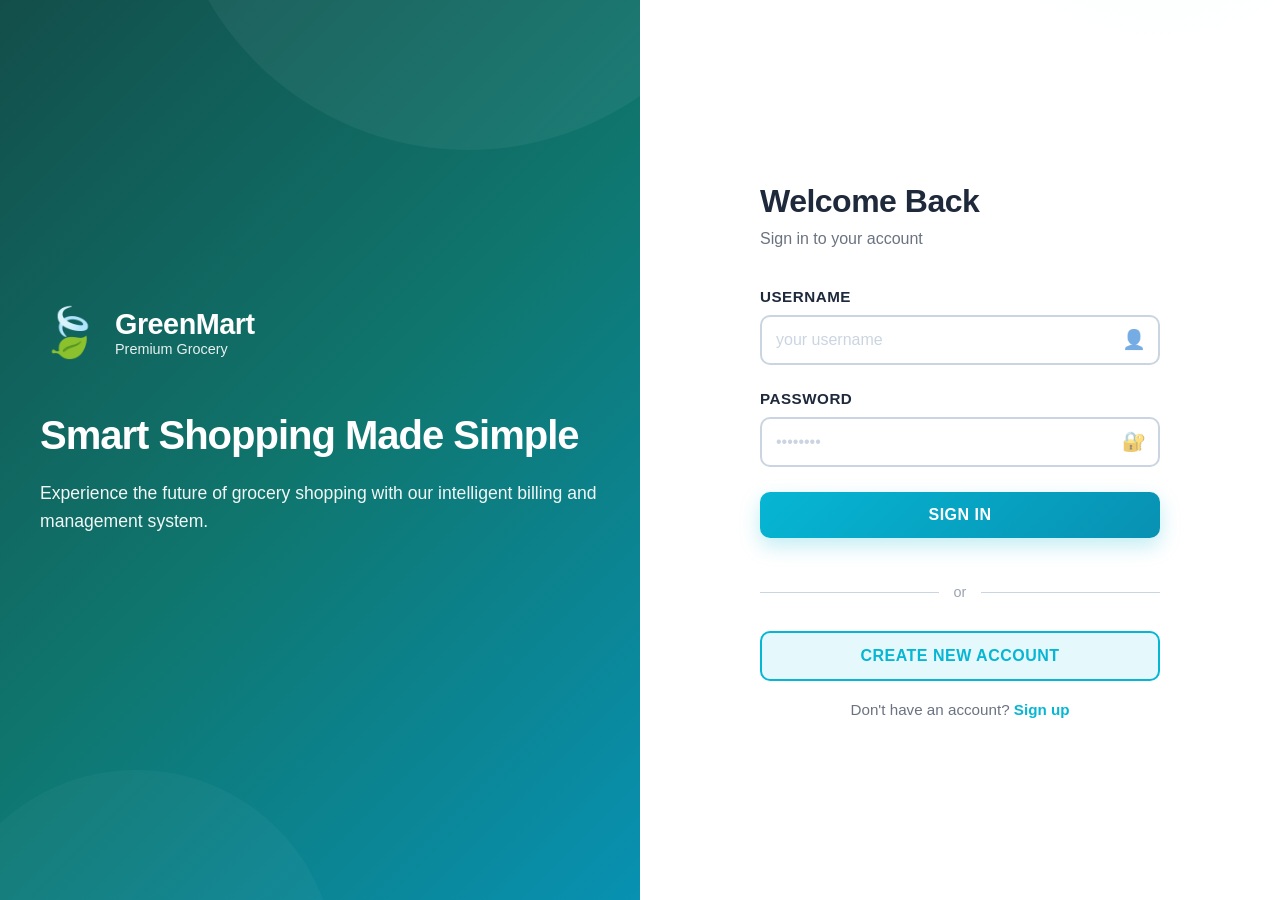
<file: public/index.html>
<!DOCTYPE html>
<html lang="en">
<head>
    <meta charset="UTF-8">
    <meta name="viewport" content="width=device-width, initial-scale=1.0">
    <title>GreenMart Digital Billing System</title>
    <script>
        window.location.href = 'login.html';
    </script>
</head>
<body>
    <p>Redirecting to login...</p>
</body>
</html>
</file>
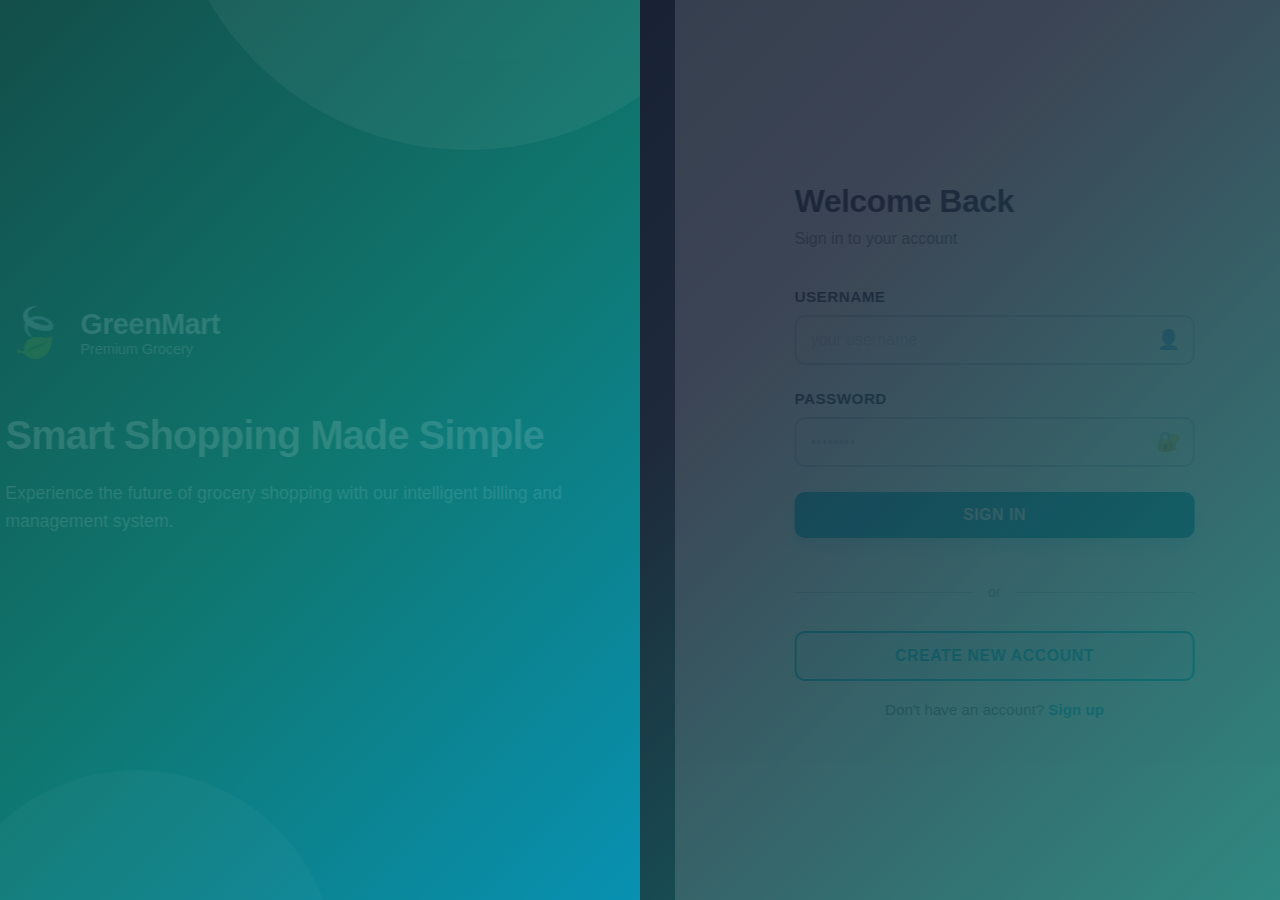
<file: public/admin.html>
<!DOCTYPE html>
<html lang="en">
<head>
    <meta charset="UTF-8">
    <meta name="viewport" content="width=device-width, initial-scale=1.0">
    <title>Admin Dashboard - GreenMart</title>
    <link rel="icon" href="data:image/svg+xml,<svg xmlns='http://www.w3.org/2000/svg' viewBox='0 0 100 100'><text y='75' font-size='75'>🍃</text></svg>">
    <link rel="stylesheet" href="css/admin.css">
</head>
<body>
    <div class="admin-container">
        <!-- Sidebar -->
        <aside class="sidebar">
            <div class="sidebar-header">
                <h2>🍃 GreenMart</h2>
            </div>
            <nav class="sidebar-nav">
                <a href="#" class="nav-item active" data-page="dashboard">
                    <span class="icon">📊</span>
                    <span class="label">Dashboard</span>
                </a>
                <a href="#" class="nav-item" data-page="users">
                    <span class="icon">👥</span>
                    <span class="label">Manage Users</span>
                </a>
                <a href="#" class="nav-item" data-page="products">
                    <span class="icon">📦</span>
                    <span class="label">Products</span>
                </a>
                <a href="#" class="nav-item" data-page="bills">
                    <span class="icon">📋</span>
                    <span class="label">All Bills</span>
                </a>
                <a href="#" class="nav-item" data-page="profile">
                    <span class="icon">👤</span>
                    <span class="label">Profile</span>
                </a>
                <a href="#" class="nav-item" data-page="ai">
                    <span class="icon">🤖</span>
                    <span class="label">Assistant</span>
                </a>
                <a href="#" class="nav-item" onclick="logoutUser(); return false;">
                    <span class="icon">🚪</span>
                    <span class="label">Logout</span>
                </a>
            </nav>
        </aside>

        <!-- Main Content -->
        <main class="main-content">
            <!-- Header -->
            <header class="header">
                <div class="header-left">
                    <button class="menu-toggle" onclick="toggleSidebar()">☰</button>
                    <h1>Admin Dashboard</h1>
                </div>
                <div class="header-right">
                    <span class="theme-toggle" onclick="toggleTheme()">🌙</span>
                    <span class="user-info" id="userInfo">Admin</span>
                </div>
            </header>

            <!-- Dashboard Content -->
            <div class="content-area">
                <!-- Dashboard Page -->
                <div id="dashboard-page" class="page-content active">
                    <h2>Dashboard Overview</h2>
                    <div class="cards-grid">
                        <div class="stat-card">
                            <div class="card-icon">👥</div>
                            <div class="card-info">
                                <p class="card-label">Total Users</p>
                                <p class="card-value" id="totalUsers">0</p>
                            </div>
                        </div>
                        <div class="stat-card">
                            <div class="card-icon">📋</div>
                            <div class="card-info">
                                <p class="card-label">Total Bills</p>
                                <p class="card-value" id="totalBills">0</p>
                            </div>
                        </div>
                        <div class="stat-card">
                            <div class="card-icon">💰</div>
                            <div class="card-info">
                                <p class="card-label">Total Revenue</p>
                                <p class="card-value" id="totalRevenue">₹0</p>
                            </div>
                        </div>
                        <div class="stat-card">
                            <div class="card-icon">📦</div>
                            <div class="card-info">
                                <p class="card-label">Total Products</p>
                                <p class="card-value" id="totalProducts">0</p>
                            </div>
                        </div>
                    </div>
                </div>

                <!-- Manage Users Page -->
                <div id="users-page" class="page-content">
                    <div class="page-header">
                        <h2>Manage Users</h2>
                        <button class="btn btn-secondary" onclick="exportUsersJSON()">Export Users</button>
                    </div>
                    <div class="table-container">
                        <table class="users-table">
                            <thead>
                                <tr>
                                    <th>ID</th>
                                    <th>Username</th>
                                    <th>Role</th>
                                    <th>Created Date</th>
                                    <th>Action</th>
                                </tr>
                            </thead>
                            <tbody id="usersTableBody">
                                <!-- Populated by script -->
                            </tbody>
                        </table>
                    </div>
                </div>

                <!-- Products Page -->
                <div id="products-page" class="page-content">
                    <div class="page-header">
                        <h2>Products Management</h2>
                        <button class="btn btn-primary" onclick="openAddProductModal()">Add Product</button>
                        <button class="btn btn-secondary" onclick="exportProductsJSON()">Export Products</button>
                    </div>
                    <div id="productsGrid" class="products-grid">
                        <!-- Populated by script -->
                    </div>
                </div>

                <!-- Bills Page -->
                <div id="bills-page" class="page-content">
                    <div class="page-header">
                        <h2>All Bills</h2>
                        <button class="btn btn-secondary" onclick="exportBillsJSON()">Export Bills</button>
                    </div>
                    <div class="table-container">
                        <table class="bills-table">
                            <thead>
                                <tr>
                                    <th>Bill Number</th>
                                    <th>Customer</th>
                                    <th>Date</th>
                                    <th>Payment Method</th>
                                    <th>Total</th>
                                    <th>Action</th>
                                </tr>
                            </thead>
                            <tbody id="billsTableBody">
                                <!-- Populated by script -->
                            </tbody>
                        </table>
                    </div>
                </div>

                <!-- Profile Page -->
                <div id="profile-page" class="page-content">
                    <div class="profile-card">
                        <h2>Admin Profile</h2>
                        <div class="profile-info">
                            <div class="form-group">
                                <label>Username</label>
                                <input type="text" id="profileUsername" disabled>
                            </div>
                            <div class="form-group">
                                <label>Role</label>
                                <input type="text" id="profileRole" disabled>
                            </div>
                            <div class="form-group">
                                <label>Change Password</label>
                                <input type="password" id="newPassword" placeholder="Enter new password">
                            </div>
                            <button class="btn btn-primary" onclick="changePassword()">Update Password</button>
                        </div>
                    </div>
                </div>

                <!-- AI Assistant Page -->
                <div id="ai-page" class="page-content">
                    <div class="ai-container">
                        <h2>GreenMart AI Assistant</h2>
                        <div class="ai-select">
                            <label for="aiQuestion">Select a question:</label>
                            <select id="aiQuestion" onchange="handleAIQuestion()">
                                <option value="">Choose a topic...</option>
                                <option value="bill">How to create a bill?</option>
                                <option value="payment">Payment failed. What should I do?</option>
                                <option value="gst">What is GST and how is it calculated?</option>
                                <option value="stock">How to manage product stock?</option>
                                <option value="login">Having login issues?</option>
                            </select>
                        </div>
                        <div id="aiResponse" class="ai-response"></div>
                    </div>
                </div>
            </div>
        </main>
    </div>

    <!-- Add Product Modal -->
    <div id="productModal" class="modal">
        <div class="modal-content">
            <span class="close" onclick="closeAddProductModal()">&times;</span>
            <h2>Add New Product</h2>
            <form id="addProductForm">
                <div class="form-group">
                    <label for="productName">Product Name</label>
                    <input type="text" id="productName" required>
                </div>
                <div class="form-group">
                    <label for="productPrice">Price</label>
                    <input type="number" id="productPrice" step="0.01" required>
                </div>
                <div class="form-group">
                    <label for="productStock">Stock</label>
                    <input type="number" id="productStock" required>
                </div>
                <div class="form-group">
                    <label for="productImage">Image URL</label>
                    <input type="text" id="productImage" placeholder="https://...">
                </div>
                <button type="submit" class="btn btn-primary">Add Product</button>
            </form>
        </div>
    </div>

    <!-- Delete Confirmation Modal -->
    <div id="deleteModal" class="modal">
        <div class="modal-content modal-small">
            <h2>Confirm Delete</h2>
            <p>Are you sure you want to delete this user?</p>
            <div class="modal-buttons">
                <button class="btn btn-secondary" onclick="closeDeleteModal()">Cancel</button>
                <button class="btn btn-danger" onclick="confirmDelete()">Delete</button>
            </div>
        </div>
    </div>

    <!-- Bill Details Modal -->
    <div id="billModal" class="modal">
        <div class="modal-content">
            <span class="close" onclick="closeBillModal()">&times;</span>
            <div id="billDetails"></div>
            <button class="btn btn-primary" onclick="printBill()">Print Bill</button>
        </div>
    </div>

    <script src="js/script.js"></script>
    <script>
        // Check auth on page load
        window.addEventListener('load', function() {
            checkAdminAuth();
            loadDashboard();
            setupNavigation();
        });

        function checkAdminAuth() {
            const user = getCurrentUser();
            if (!user || user.role !== 'admin') {
                window.location.href = 'login.html';
            }
            document.getElementById('userInfo').textContent = user.username;
        }

        function setupNavigation() {
            document.querySelectorAll('.nav-item').forEach(item => {
                item.addEventListener('click', function(e) {
                    if (this.getAttribute('data-page')) {
                        e.preventDefault();
                        switchPage(this.getAttribute('data-page'));
                        document.querySelectorAll('.nav-item').forEach(i => i.classList.remove('active'));
                        this.classList.add('active');
                    }
                });
            });
        }

        function switchPage(pageName) {
            document.querySelectorAll('.page-content').forEach(page => {
                page.classList.remove('active');
            });
            document.getElementById(pageName + '-page').classList.add('active');

            if (pageName === 'dashboard') loadDashboard();
            if (pageName === 'users') loadUsersTable();
            if (pageName === 'products') loadProductsGrid();
            if (pageName === 'bills') loadBillsTable();
            if (pageName === 'profile') loadProfilePage();
        }

        function loadDashboard() {
            const users = getAllUsers();
            const bills = getAllBills();
            const products = getAllProducts();
            
            let totalRevenue = 0;
            bills.forEach(bill => {
                totalRevenue += bill.total || 0;
            });

            animateCounter('totalUsers', users.length);
            animateCounter('totalBills', bills.length);
            animateCounter('totalProducts', products.length);
            
            document.getElementById('totalRevenue').textContent = '₹' + totalRevenue.toFixed(2);
        }

        function loadUsersTable() {
            const users = getAllUsers();
            const tbody = document.getElementById('usersTableBody');
            tbody.innerHTML = '';

            users.forEach(user => {
                const row = document.createElement('tr');
                row.innerHTML = `
                    <td>${user.id}</td>
                    <td>${user.username}</td>
                    <td><span class="role-badge">${user.role}</span></td>
                    <td>${user.createdDate || 'N/A'}</td>
                    <td>
                        ${user.role !== 'admin' ? `<button class="btn btn-danger btn-small" onclick="showDeleteModal(${user.id})">Delete</button>` : '<span>System Admin</span>'}
                    </td>
                `;
                tbody.appendChild(row);
            });
        }

        function loadProductsGrid() {
            const products = getAllProducts();
            const grid = document.getElementById('productsGrid');
            grid.innerHTML = '';

            products.forEach(product => {
                const card = document.createElement('div');
                card.className = 'product-card';
                card.innerHTML = `
                    <img src="${product.image}" alt="${product.name}" onerror="this.src='https://via.placeholder.com/200?text=${product.name}'">
                    <h3>${product.name}</h3>
                    <p class="price">₹${product.price.toFixed(2)}</p>
                    <p class="stock">Stock: ${product.stock}</p>
                    <div class="card-actions">
                        <button class="btn btn-small" onclick="editProduct(${product.id})">Edit</button>
                        <button class="btn btn-danger btn-small" onclick="deleteProduct(${product.id})">Delete</button>
                    </div>
                `;
                grid.appendChild(card);
            });
        }

        function loadBillsTable() {
            const bills = getAllBills();
            const tbody = document.getElementById('billsTableBody');
            tbody.innerHTML = '';

            bills.forEach(bill => {
                const row = document.createElement('tr');
                row.innerHTML = `
                    <td>${bill.billNumber}</td>
                    <td>${bill.customerName}</td>
                    <td>${bill.date}</td>
                    <td>${bill.paymentMethod}</td>
                    <td>₹${bill.total.toFixed(2)}</td>
                    <td><button class="btn btn-small" onclick="viewBillDetails('${bill.billNumber}')">View</button></td>
                `;
                tbody.appendChild(row);
            });
        }

        function loadProfilePage() {
            const user = getCurrentUser();
            document.getElementById('profileUsername').value = user.username;
            document.getElementById('profileRole').value = user.role;
        }

        function openAddProductModal() {
            document.getElementById('productModal').style.display = 'block';
        }

        function closeAddProductModal() {
            document.getElementById('productModal').style.display = 'none';
            document.getElementById('addProductForm').reset();
        }

        document.getElementById('addProductForm')?.addEventListener('submit', function(e) {
            e.preventDefault();
            addProduct(
                document.getElementById('productName').value,
                parseFloat(document.getElementById('productPrice').value),
                parseInt(document.getElementById('productStock').value),
                document.getElementById('productImage').value || 'https://via.placeholder.com/200'
            );
            closeAddProductModal();
            loadProductsGrid();
        });

        function deleteProduct(productId) {
            if (confirm('Are you sure?')) {
                removeProduct(productId);
                loadProductsGrid();
            }
        }

        function editProduct(productId) {
            alert('Edit feature coming soon!');
        }

        function showDeleteModal(userId) {
            window.deleteUserId = userId;
            document.getElementById('deleteModal').style.display = 'block';
        }

        function closeDeleteModal() {
            document.getElementById('deleteModal').style.display = 'none';
        }

        function confirmDelete() {
            removeUser(window.deleteUserId);
            closeDeleteModal();
            loadUsersTable();
        }

        function viewBillDetails(billNumber) {
            const bill = getBillByNumber(billNumber);
            if (bill) {
                const details = `
                    <h3>Bill #${bill.billNumber}</h3>
                    <p><strong>Customer:</strong> ${bill.customerName}</p>
                    <p><strong>Date:</strong> ${bill.date}</p>
                    <p><strong>Payment Method:</strong> ${bill.paymentMethod}</p>
                    <hr>
                    <h4>Items:</h4>
                    ${bill.items.map(item => `<p>${item.name} x${item.quantity} = ₹${(item.price * item.quantity).toFixed(2)}</p>`).join('')}
                    <hr>
                    <p><strong>Subtotal:</strong> ₹${bill.subtotal.toFixed(2)}</p>
                    <p><strong>GST (5%):</strong> ₹${bill.gst.toFixed(2)}</p>
                    <p><strong>Discount:</strong> ₹${bill.discount.toFixed(2)}</p>
                    <p><strong>Total:</strong> ₹${bill.total.toFixed(2)}</p>
                `;
                document.getElementById('billDetails').innerHTML = details;
                window.currentBill = bill;
                document.getElementById('billModal').style.display = 'block';
            }
        }

        function closeBillModal() {
            document.getElementById('billModal').style.display = 'none';
        }

        function printBill() {
            window.print();
        }

        function changePassword() {
            const newPassword = document.getElementById('newPassword').value;
            if (!newPassword || newPassword.length < 4) {
                alert('Password must be at least 4 characters');
                return;
            }
            updateUserPassword(getCurrentUser().id, newPassword);
            alert('Password updated successfully!');
            document.getElementById('newPassword').value = '';
        }

        function handleAIQuestion() {
            const question = document.getElementById('aiQuestion').value;
            const responses = {
                bill: 'To create a bill:\n1. Go to Cart and add products\n2. Click "Proceed to Payment"\n3. Select payment method\n4. Confirm to generate bill\n5. Bill will be saved automatically',
                payment: 'If payment fails:\n• Check your internet connection\n• Verify payment method details\n• Try again after some time\n• Contact support if issue persists',
                gst: 'GST (Goods & Services Tax) is calculated as 5% of subtotal.\nFormula: Subtotal × 5% = GST Amount\nThis is added to your final bill amount.',
                stock: 'To manage stock:\n1. Go to Products page\n2. Each product shows current stock\n3. Admin can edit stock quantity\n4. Low stock items appear highlighted',
                login: 'Login issues?\n• Ensure username is correct\n• Check caps lock\n• New users must register first\n• Default admin: username=admin, password=admin123'
            };
            
            if (responses[question]) {
                const responseDiv = document.getElementById('aiResponse');
                responseDiv.innerHTML = `<div class="ai-bubble">${responses[question]}</div>`;
                responseDiv.style.display = 'block';
            }
        }

        function toggleTheme() {
            document.body.classList.toggle('dark-theme');
            localStorage.setItem('theme', document.body.classList.contains('dark-theme') ? 'dark' : 'light');
        }

        function toggleSidebar() {
            document.querySelector('.admin-container').classList.toggle('sidebar-open');
        }

        // Animations
        function animateCounter(elementId, targetValue) {
            const element = document.getElementById(elementId);
            let current = 0;
            const increment = Math.ceil(targetValue / 30);
            const interval = setInterval(() => {
                current += increment;
                if (current >= targetValue) {
                    element.textContent = targetValue;
                    clearInterval(interval);
                } else {
                    element.textContent = current;
                }
            }, 30);
        }

        function exportUsersJSON() {
            const users = getAllUsers();
            downloadJSON(users, 'users.json');
        }

        function exportProductsJSON() {
            const products = getAllProducts();
            downloadJSON(products, 'products.json');
        }

        function exportBillsJSON() {
            const bills = getAllBills();
            downloadJSON(bills, 'bills.json');
        }

        function downloadJSON(data, filename) {
            const dataStr = JSON.stringify(data, null, 2);
            const blob = new Blob([dataStr], { type: 'application/json' });
            const url = URL.createObjectURL(blob);
            const link = document.createElement('a');
            link.href = url;
            link.download = filename;
            document.body.appendChild(link);
            link.click();
            document.body.removeChild(link);
            URL.revokeObjectURL(url);
        }
    </script>
</body>
</html>
</file>
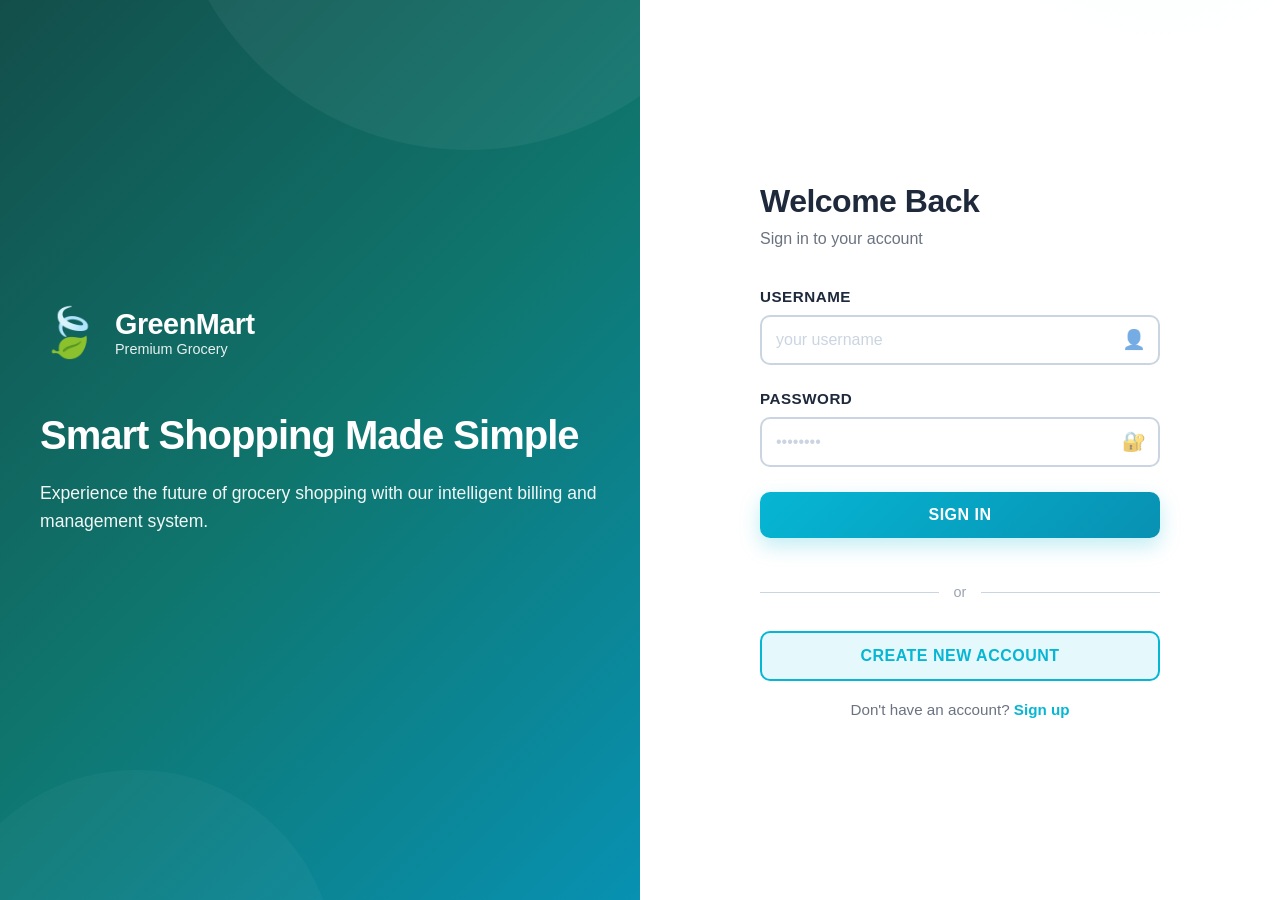
<file: public/login.html>
<!DOCTYPE html>
<html lang="en">
<head>
    <meta charset="UTF-8">
    <meta name="viewport" content="width=device-width, initial-scale=1.0">
    <title>Login - GreenMart</title>
    <link rel="icon" href="data:image/svg+xml,<svg xmlns='http://www.w3.org/2000/svg' viewBox='0 0 100 100'><text y='75' font-size='75'>🍃</text></svg>">
    <link rel="stylesheet" href="css/login.css">
</head>
<body>
    <div class="login-wrapper">
        <!-- Left Hero Section -->
        <div class="hero-section">
            <div class="hero-content">
                <div class="logo-badge">
                    <span class="logo-icon">🍃</span>
                    <div class="logo-text">
                        <h1>GreenMart</h1>
                        <p>Premium Grocery</p>
                    </div>
                </div>
                
                <div class="hero-message">
                    <h2>Smart Shopping Made Simple</h2>
                    <p>Experience the future of grocery shopping with our intelligent billing and management system.</p>
                </div>

            </div>
        </div>

        <!-- Right Form Section -->
        <div class="form-container">
            <div class="form-wrapper">
                <div class="form-header">
                    <h2>Welcome Back</h2>
                    <p>Sign in to your account</p>
                </div>

                <form id="loginForm" class="auth-form">
                    <div class="form-group">
                        <label for="username">Username</label>
                        <div class="input-wrapper">
                            <input type="text" id="username" placeholder="your username" required>
                            <span class="input-icon">👤</span>
                        </div>
                        <span class="error-msg"></span>
                    </div>

                    <div class="form-group">
                        <label for="password">Password</label>
                        <div class="input-wrapper">
                            <input type="password" id="password" placeholder="••••••••" required>
                            <span class="input-icon">🔐</span>
                        </div>
                        <span class="error-msg"></span>
                    </div>

                    <button type="submit" class="btn btn-primary">Sign In</button>
                </form>

                <div class="divider"><span>or</span></div>

                <button class="btn btn-secondary" onclick="goToRegister()">Create New Account</button>

                <div class="form-footer">
                    <p>Don't have an account? <a href="register.html" class="link">Sign up</a></p>
                </div>
            </div>
        </div>
    </div>

    <div class="error-alert" id="errorAlert"></div>
    <div class="success-alert" id="successAlert"></div>

    <script src="js/script.js"></script>
    <script>
        function goToRegister() {
            window.location.href = 'register.html';
        }

        document.getElementById('loginForm').addEventListener('submit', function(e) {
            e.preventDefault();
            const username = document.getElementById('username').value.trim();
            const password = document.getElementById('password').value;

            if (!username || !password) {
                showErrorAlert('All fields are required');
                return;
            }

            const loginResult = loginUser(username, password);
            if (loginResult.success) {
                showSuccessAlert('Login successful! Redirecting...');
                setTimeout(() => {
                    const user = getCurrentUser();
                    window.location.href = user.role === 'admin' ? 'admin.html' : 'user.html';
                }, 1200);
            } else {
                showErrorAlert(loginResult.message);
            }
        });

        function showErrorAlert(message) {
            const alert = document.getElementById('errorAlert');
            alert.textContent = message;
            alert.classList.add('show');
            setTimeout(() => alert.classList.remove('show'), 4000);
        }

        function showSuccessAlert(message) {
            const alert = document.getElementById('successAlert');
            alert.textContent = message;
            alert.classList.add('show');
            setTimeout(() => alert.classList.remove('show'), 2000);
        }
    </script>
</body>
</html>
</file>
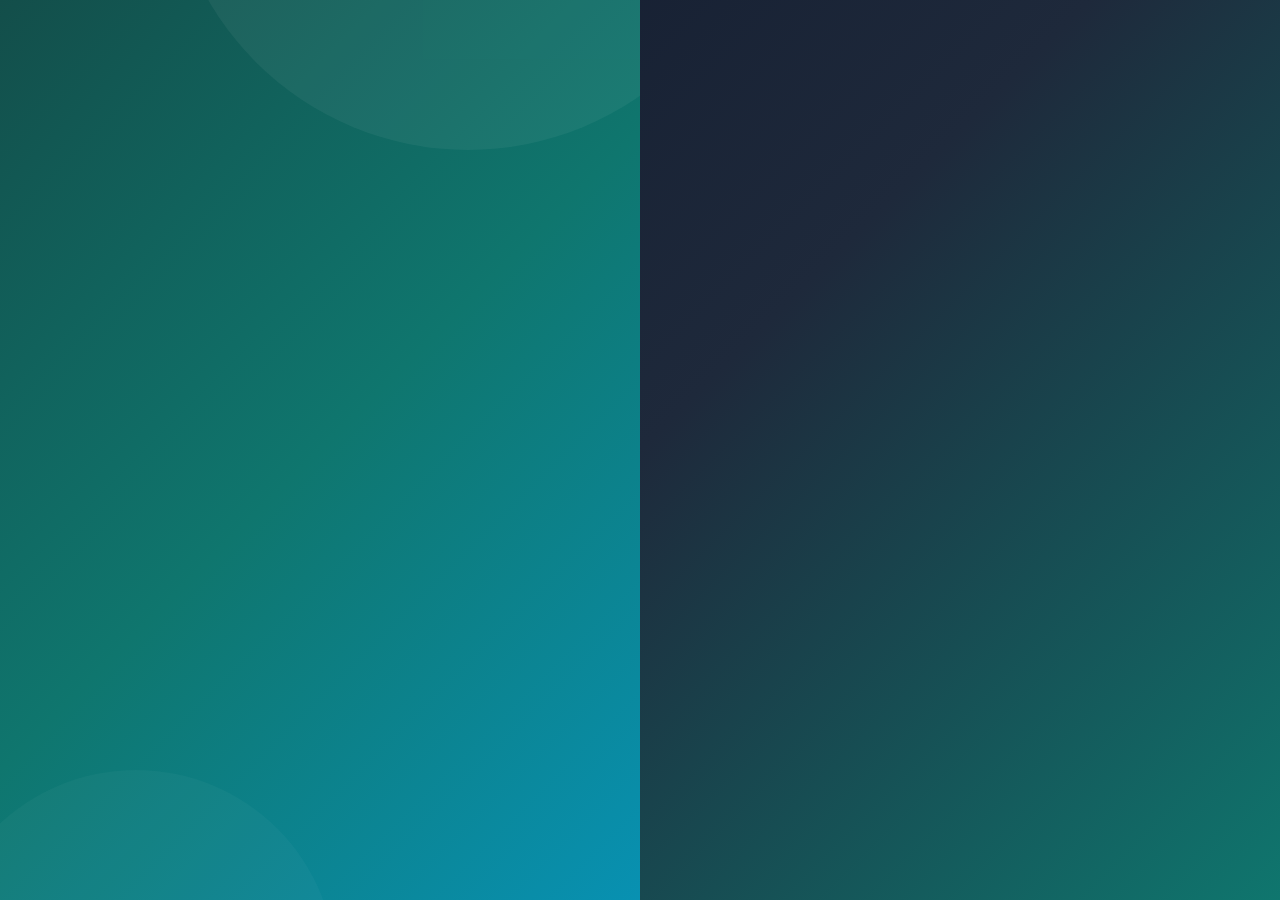
<file: public/payment.html>
<!DOCTYPE html>
<html lang="en">
<head>
    <meta charset="UTF-8">
    <meta name="viewport" content="width=device-width, initial-scale=1.0">
    <title>Payment - GreenMart</title>
    <link rel="icon" href="data:image/svg+xml,<svg xmlns='http://www.w3.org/2000/svg' viewBox='0 0 100 100'><text y='75' font-size='75'>🍃</text></svg>">
    <link rel="stylesheet" href="css/payment.css">
</head>
<body>
    <div class="payment-container">
        <div class="payment-header">
            <h1>🍃 Checkout</h1>
            <p>Complete your payment</p>
        </div>

        <div class="payment-content">
            <!-- Bill Summary -->
            <div class="bill-summary">
                <h2>Bill Summary</h2>
                <div class="summary-section">
                    <label>Customer Name</label>
                    <input type="text" id="customerName" placeholder="Enter your name">
                </div>

                <div class="items-list">
                    <h3>Items</h3>
                    <div id="itemsList">
                        <!-- Populated by script -->
                    </div>
                </div>

                <div class="summary-row">
                    <span>Subtotal</span>
                    <span id="summarySubtotal">₹0.00</span>
                </div>
                <div class="summary-row">
                    <span>GST (5%)</span>
                    <span id="summaryGst">₹0.00</span>
                </div>
                <div class="summary-row">
                    <span>Discount</span>
                    <span id="summaryDiscount">₹0.00</span>
                </div>
                <div class="summary-row total">
                    <span>Total Amount</span>
                    <span id="summaryTotal">₹0.00</span>
                </div>
            </div>

            <!-- Payment Method Selection -->
            <div class="payment-methods">
                <h2>Payment Method</h2>
                <div class="method-selection">
                    <label class="method-label">
                        <input type="radio" name="paymentMethod" value="cash" checked>
                        <span class="method-badge">💵 Cash Payment</span>
                    </label>
                    <label class="method-label">
                        <input type="radio" name="paymentMethod" value="upi">
                        <span class="method-badge">📱 UPI</span>
                    </label>
                    <label class="method-label">
                        <input type="radio" name="paymentMethod" value="card">
                        <span class="method-badge">💳 Card</span>
                    </label>
                    <label class="method-label">
                        <input type="radio" name="paymentMethod" value="bank">
                        <span class="method-badge">🏦 Net Banking</span>
                    </label>
                </div>

                <!-- Dynamic Payment Fields -->
                <div id="paymentFields" class="payment-fields">
                    <!-- UPI Fields -->
                    <div id="upiFields" class="payment-field-group" style="display: none;">
                        <label>UPI ID</label>
                        <input type="text" id="upiId" placeholder="yourname@bank">
                    </div>

                    <!-- Card Fields -->
                    <div id="cardFields" class="payment-field-group" style="display: none;">
                        <label>Card Number</label>
                        <input type="text" id="cardNumber" placeholder="1234 5678 9012 3456" maxlength="19">
                        <div class="card-row">
                            <div>
                                <label>Expiry Date</label>
                                <input type="text" id="cardExpiry" placeholder="MM/YY" maxlength="5">
                            </div>
                            <div>
                                <label>CVV</label>
                                <input type="text" id="cardCvv" placeholder="123" maxlength="4">
                            </div>
                        </div>
                    </div>

                    <!-- Net Banking Fields -->
                    <div id="bankFields" class="payment-field-group" style="display: none;">
                        <label>Select Your Bank</label>
                        <select id="bankSelect">
                            <option value="">Choose a bank...</option>
                            <option value="sbi">State Bank of India</option>
                            <option value="hdfc">HDFC Bank</option>
                            <option value="icici">ICICI Bank</option>
                            <option value="axis">Axis Bank</option>
                            <option value="bob">Bank of Baroda</option>
                        </select>
                    </div>
                </div>
            </div>

            <!-- Action Buttons -->
            <div class="action-buttons">
                <button class="btn btn-secondary" onclick="goBack()">Back to Cart</button>
                <button class="btn btn-primary" onclick="confirmPayment()">Confirm Payment</button>
            </div>
        </div>
    </div>

    <!-- Loading Spinner -->
    <div id="loadingSpinner" class="loading-spinner" style="display: none;">
        <div class="spinner"></div>
        <p>Processing payment...</p>
    </div>

    <!-- Success Popup -->
    <div id="successPopup" class="modal" style="display: none;">
        <div class="modal-content success-modal">
            <div class="success-icon">✓</div>
            <h2>Payment Successful!</h2>
            <p id="billNumberDisplay"></p>
            <button class="btn btn-primary" onclick="printInvoice()">Print Invoice</button>
            <button class="btn btn-secondary" onclick="backToDashboard()">Back to Dashboard</button>
        </div>
    </div>

    <script src="js/script.js"></script>
<script>
    const paymentMethods = document.querySelectorAll('input[name="paymentMethod"]');

    window.addEventListener('load', function () {
        loadPaymentData();
        setupPaymentMethodListeners();
        loadTheme();
    });

    function loadTheme() {
        const theme = localStorage.getItem('theme');
        if (theme === 'dark') {
            document.body.classList.add('dark-theme');
        }
    }

    function setupPaymentMethodListeners() {
        paymentMethods.forEach(method => {
            method.addEventListener('change', function () {
                updatePaymentFields(this.value);
            });
        });
    }

    function updatePaymentFields(method) {
        document.getElementById('upiFields').style.display = 'none';
        document.getElementById('cardFields').style.display = 'none';
        document.getElementById('bankFields').style.display = 'none';

        if (method === 'upi') {
            document.getElementById('upiFields').style.display = 'block';
        } else if (method === 'card') {
            document.getElementById('cardFields').style.display = 'block';
        } else if (method === 'bank') {
            document.getElementById('bankFields').style.display = 'block';
        }
    }

    // 🔥 FIXED FUNCTION
    function loadPaymentData() {
        const cart = getCart();   // ✅ Direct localStorage cart

        if (cart.length === 0) {
            window.location.href = 'user.html';
            return;
        }

        const itemsList = document.getElementById('itemsList');
        itemsList.innerHTML = '';
        let subtotal = 0;

        cart.forEach(item => {
            const itemTotal = item.quantity * item.price;
            subtotal += itemTotal;

            const itemDiv = document.createElement('div');
            itemDiv.className = 'item-row';
            itemDiv.innerHTML = `
                <span>${item.name} x${item.quantity}</span>
                <span>₹${itemTotal.toFixed(2)}</span>
            `;
            itemsList.appendChild(itemDiv);
        });

        const gst = subtotal * 0.05;
        const discount = 0;
        const total = subtotal + gst - discount;

        document.getElementById('summarySubtotal').textContent = '₹' + subtotal.toFixed(2);
        document.getElementById('summaryGst').textContent = '₹' + gst.toFixed(2);
        document.getElementById('summaryDiscount').textContent = '₹' + discount.toFixed(2);
        document.getElementById('summaryTotal').textContent = '₹' + total.toFixed(2);

        window.paymentData = {
            cart,
            subtotal,
            gst,
            discount,
            total
        };
    }

    function validatePaymentDetails() {
        const customerName = document.getElementById('customerName').value.trim();
        if (!customerName) {
            alert('Please enter your name');
            return false;
        }
        return true;
    }

    function confirmPayment() {
        if (!validatePaymentDetails()) return;

        document.getElementById('loadingSpinner').style.display = 'flex';

        setTimeout(() => {
            processPayment();
        }, 2000);
    }

    function processPayment() {
        const user = getCurrentUser();
        const customerName = document.getElementById('customerName').value;
        const method = document.querySelector('input[name="paymentMethod"]:checked').value;

        const billNumber = generateBillNumber();

        const bill = {
            billNumber,
            userId: user.id,
            customerName,
            date: new Date().toLocaleDateString(),
            items: window.paymentData.cart,
            subtotal: window.paymentData.subtotal,
            gst: window.paymentData.gst,
            discount: window.paymentData.discount,
            total: window.paymentData.total,
            paymentMethod: method
        };

        saveBill(bill);

        document.getElementById('loadingSpinner').style.display = 'none';
        document.getElementById('billNumberDisplay').textContent = `Bill #${billNumber}`;
        document.getElementById('successPopup').style.display = 'flex';

        // ✅ Clear cart properly
        saveCart([]);

        window.currentBill = bill;
    }

    function generateBillNumber() {
        let counter = parseInt(localStorage.getItem('billCounter') || '0');
        counter++;
        localStorage.setItem('billCounter', counter.toString());
        const year = new Date().getFullYear();
        return `BILL-${year}-${String(counter).padStart(4, '0')}`;
    }

    function goBack() {
        window.location.href = 'user.html';
    }

    function backToDashboard() {
        window.location.href = 'user.html';
    }
</script>
</body>
</html>
</file>
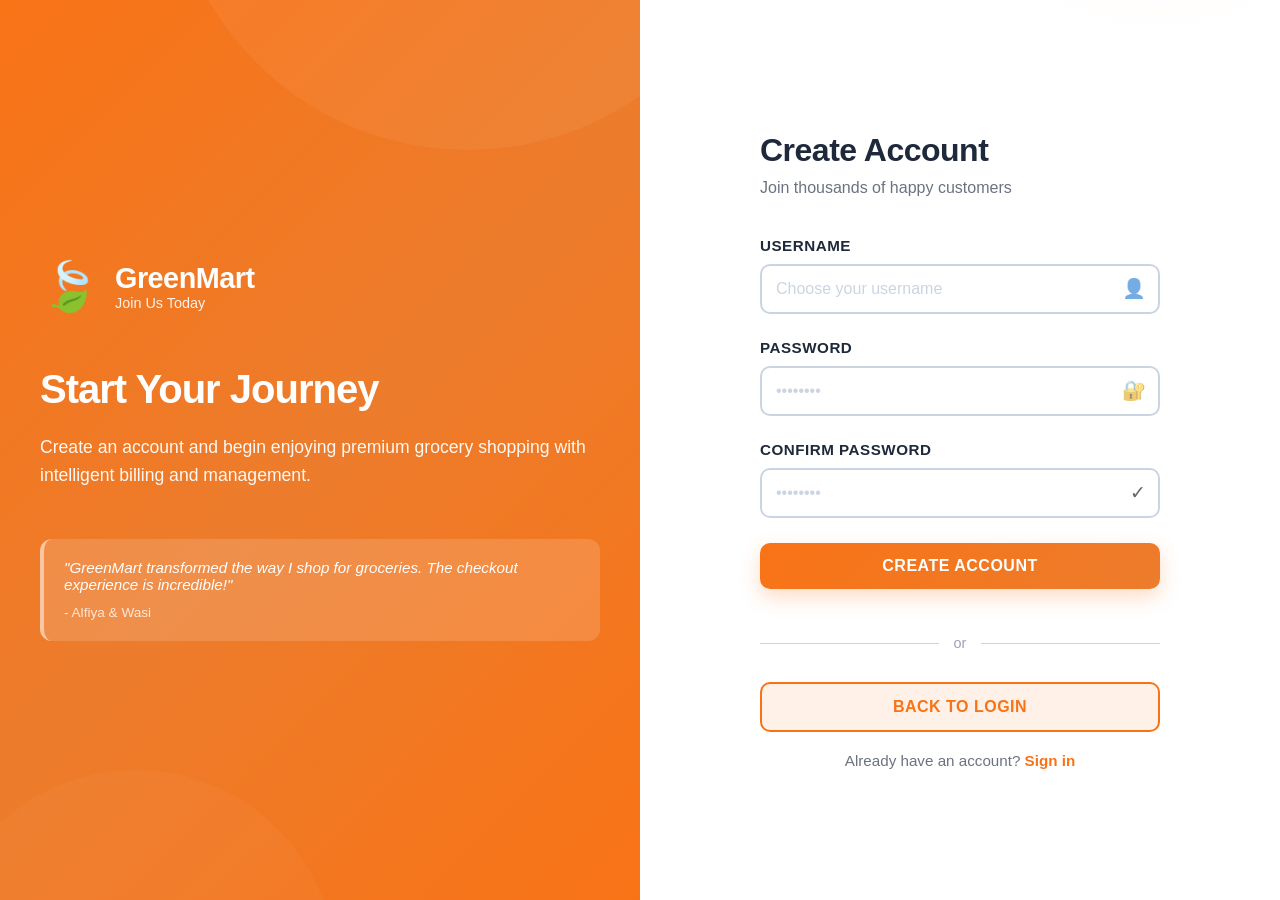
<file: public/register.html>
<!DOCTYPE html>
<html lang="en">
<head>
    <meta charset="UTF-8">
    <meta name="viewport" content="width=device-width, initial-scale=1.0">
    <title>Sign Up - GreenMart</title>
    <link rel="icon" href="data:image/svg+xml,<svg xmlns='http://www.w3.org/2000/svg' viewBox='0 0 100 100'><text y='75' font-size='75'>🍃</text></svg>">
    <link rel="stylesheet" href="css/register.css">
</head>
<body>
    <div class="register-wrapper">
        <!-- Left Hero Section -->
        <div class="hero-section">
            <div class="hero-content">
                <div class="logo-badge">
                    <span class="logo-icon">🍃</span>
                    <div class="logo-text">
                        <h1>GreenMart</h1>
                        <p>Join Us Today</p>
                    </div>
                </div>
                
                <div class="hero-message">
                    <h2>Start Your Journey</h2>
                    <p>Create an account and begin enjoying premium grocery shopping with intelligent billing and management.</p>
                </div>


                <div class="testimonial">
                    <p>"GreenMart transformed the way I shop for groceries. The checkout experience is incredible!"</p>
                    <span>- Alfiya & Wasi</span>
                </div>
            </div>
        </div>

        <!-- Right Form Section -->
        <div class="form-container">
            <div class="form-wrapper">
                <div class="form-header">
                    <h2>Create Account</h2>
                    <p>Join thousands of happy customers</p>
                </div>

                <form id="registerForm" class="auth-form">
                    <div class="form-group">
                        <label for="username">Username</label>
                        <div class="input-wrapper">
                            <input type="text" id="username" placeholder="Choose your username" required>
                            <span class="input-icon">👤</span>
                        </div>
                        <span class="error-msg"></span>
                    </div>

                    <div class="form-group">
                        <label for="password">Password</label>
                        <div class="input-wrapper">
                            <input type="password" id="password" placeholder="••••••••" required>
                            <span class="input-icon">🔐</span>
                        </div>
                        <span class="error-msg"></span>
                    </div>

                    <div class="form-group">
                        <label for="confirmPassword">Confirm Password</label>
                        <div class="input-wrapper">
                            <input type="password" id="confirmPassword" placeholder="••••••••" required>
                            <span class="input-icon">✓</span>
                        </div>
                        <span class="error-msg"></span>
                    </div>

                    <button type="submit" class="btn btn-primary">Create Account</button>
                </form>

                <div class="divider"><span>or</span></div>

                <button class="btn btn-secondary" onclick="goToLogin()">Back to Login</button>

                <div class="form-footer">
                    <p>Already have an account? <a href="login.html" class="link">Sign in</a></p>
                </div>
            </div>
        </div>
    </div>

    <div class="error-alert" id="errorAlert"></div>
    <div class="success-alert" id="successAlert"></div>

    <script src="js/script.js"></script>
    <script>
        function goToLogin() {
            window.location.href = 'login.html';
        }

        document.getElementById('registerForm').addEventListener('submit', function(e) {
            e.preventDefault();
            const username = document.getElementById('username').value.trim();
            const password = document.getElementById('password').value;
            const confirmPassword = document.getElementById('confirmPassword').value;

            clearErrors();

            if (!username || !password || !confirmPassword) {
                showErrorAlert('All fields are required');
                return;
            }

            if (username.length < 3) {
                showErrorAlert('Username must be at least 3 characters');
                highlightError('username');
                return;
            }

            if (password.length < 4) {
                showErrorAlert('Password must be at least 4 characters');
                highlightError('password');
                return;
            }

            if (password !== confirmPassword) {
                showErrorAlert('Passwords do not match');
                highlightError('confirmPassword');
                return;
            }

            const result = registerUser(username, password);
            if (result.success) {
                showSuccessAlert('Account created successfully! Redirecting to login...');
                setTimeout(() => {
                    window.location.href = 'login.html';
                }, 1200);
            } else {
                showErrorAlert(result.message);
                highlightError('username');
            }
        });

        function highlightError(fieldId) {
            const field = document.getElementById(fieldId);
            field.closest('.form-group').classList.add('error');
        }

        function clearErrors() {
            document.querySelectorAll('.form-group').forEach(group => {
                group.classList.remove('error');
                group.querySelector('.error-msg').textContent = '';
            });
        }

        function showErrorAlert(message) {
            const alert = document.getElementById('errorAlert');
            alert.textContent = message;
            alert.classList.add('show');
            setTimeout(() => alert.classList.remove('show'), 4000);
        }

        function showSuccessAlert(message) {
            const alert = document.getElementById('successAlert');
            alert.textContent = message;
            alert.classList.add('show');
            setTimeout(() => alert.classList.remove('show'), 2000);
        }
    </script>
</body>
</html>
</file>
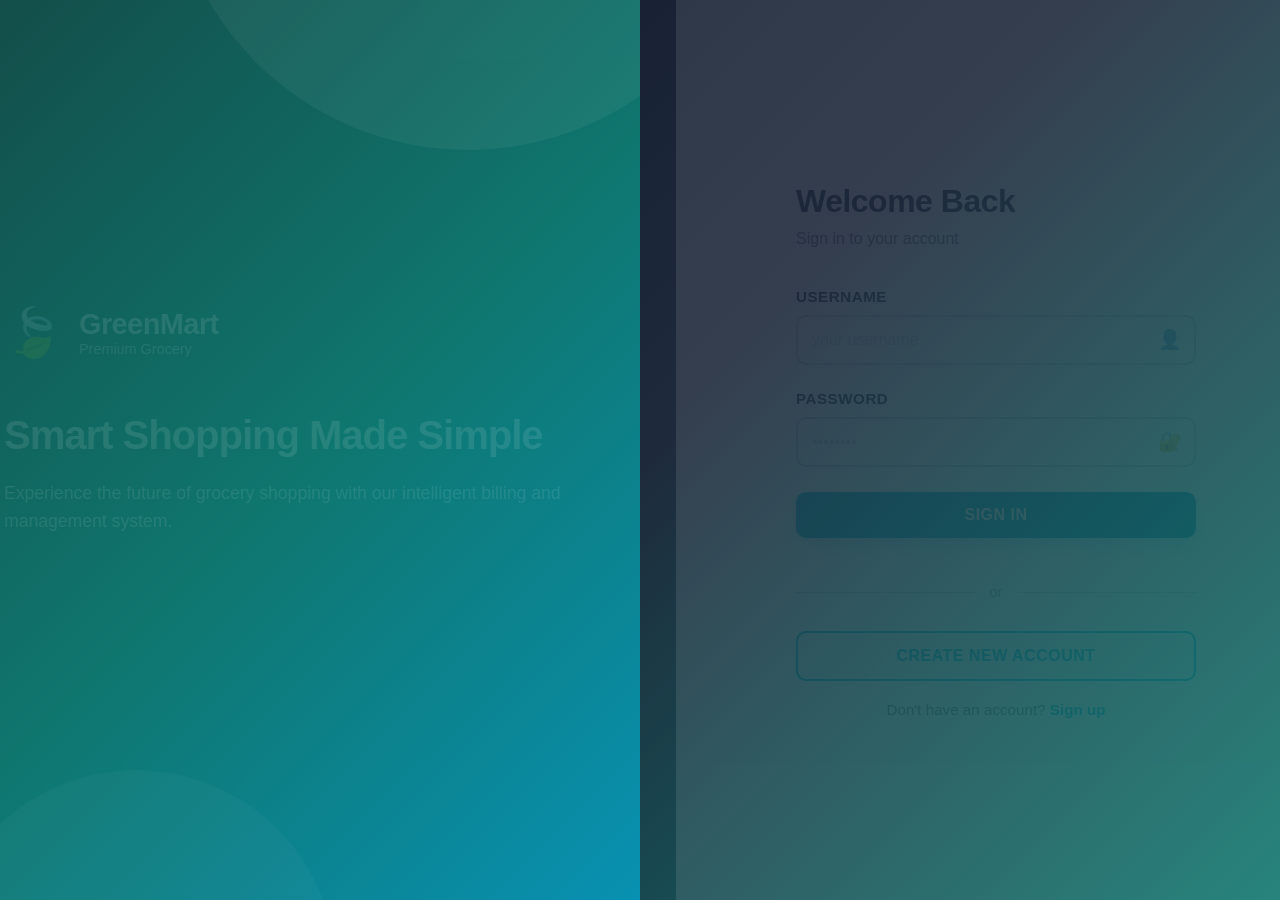
<file: public/user.html>
<!DOCTYPE html>
<html lang="en">
<head>
    <meta charset="UTF-8">
    <meta name="viewport" content="width=device-width, initial-scale=1.0">
    <title>User Dashboard - GreenMart</title>
    <link rel="icon" href="data:image/svg+xml,<svg xmlns='http://www.w3.org/2000/svg' viewBox='0 0 100 100'><text y='75' font-size='75'>🍃</text></svg>">
    <link rel="stylesheet" href="css/user.css">
</head>
<body>
    <div class="user-container">
        <!-- Sidebar -->
        <aside class="sidebar">
            <div class="sidebar-header">
                <h2>🍃 GreenMart</h2>
            </div>
            <nav class="sidebar-nav">
                <a href="#" class="nav-item active" data-page="shop">
                    <span class="icon">🛍️</span>
                    <span class="label">Shop</span>
                </a>
                <a href="#" class="nav-item" data-page="cart">
                    <span class="icon">🛒</span>
                    <span class="label">Cart</span>
                    <span class="badge" id="cartBadge">0</span>
                </a>
                <a href="#" class="nav-item" data-page="bills">
                    <span class="icon">📋</span>
                    <span class="label">My Bills</span>
                </a>
                <a href="#" class="nav-item" data-page="profile">
                    <span class="icon">👤</span>
                    <span class="label">Profile</span>
                </a>
                <a href="#" class="nav-item" data-page="ai">
                    <span class="icon">🤖</span>
                    <span class="label">Assistant</span>
                </a>
                <a href="#" class="nav-item" onclick="logoutUser(); return false;">
                    <span class="icon">🚪</span>
                    <span class="label">Logout</span>
                </a>
            </nav>
        </aside>

        <!-- Main Content -->
        <main class="main-content">
            <!-- Header -->
            <header class="header">
                <div class="header-left">
                    <button class="menu-toggle" onclick="toggleSidebar()">☰</button>
                    <h1>Welcome to GreenMart</h1>
                </div>
                <div class="header-right">
                    <span class="theme-toggle" onclick="toggleTheme()">🌙</span>
                    <span class="user-info" id="userInfo">User</span>
                </div>
            </header>

            <!-- Shop Page -->
            <div id="shop-page" class="page-content active">
                <h2>Shop Products</h2>
                <div id="productsGrid" class="products-grid">
                    <!-- Populated by script -->
                </div>
            </div>

            <!-- Cart Page -->
            <div id="cart-page" class="page-content">
                <h2>Shopping Cart</h2>
                <div class="cart-container">
                    <div id="cartItems" class="cart-items">
                        <!-- Populated by script -->
                    </div>
                    <div class="cart-summary">
                        <h3>Order Summary</h3>
                        <div class="summary-row">
                            <span>Subtotal</span>
                            <span id="subtotal">₹0.00</span>
                        </div>
                        <div class="summary-row">
                            <span>GST (5%)</span>
                            <span id="gst">₹0.00</span>
                        </div>
                        <div class="summary-row">
                            <span>Discount</span>
                            <input type="number" id="discountInput" placeholder="Enter discount" min="0" max="100">
                        </div>
                        <div class="summary-row total">
                            <span>Total</span>
                            <span id="total">₹0.00</span>
                        </div>
                        <button class="btn btn-primary" onclick="proceedToPayment()">Proceed to Payment</button>
                    </div>
                </div>
            </div>

            <!-- Bills Page -->
            <div id="bills-page" class="page-content">
                <h2>My Bills</h2>
                <div class="table-container">
                    <table class="bills-table">
                        <thead>
                            <tr>
                                <th>Bill Number</th>
                                <th>Date</th>
                                <th>Payment Method</th>
                                <th>Total</th>
                                <th>Action</th>
                            </tr>
                        </thead>
                        <tbody id="billsTableBody">
                            <!-- Populated by script -->
                        </tbody>
                    </table>
                </div>
            </div>

            <!-- Profile Page -->
            <div id="profile-page" class="page-content">
                <div class="profile-card">
                    <h2>My Profile</h2>
                    <div class="profile-section">
                        <div class="profile-avatar">
                            <img id="profilePhoto" src="https://via.placeholder.com/100?text=Profile" alt="Profile">
                            <input type="file" id="photoUpload" accept="image/*" onchange="handlePhotoUpload()">
                            <button class="btn btn-secondary" onclick="document.getElementById('photoUpload').click()">Upload Photo</button>
                        </div>
                        <div class="profile-info">
                            <div class="form-group">
                                <label>Username</label>
                                <input type="text" id="profileUsername" disabled>
                            </div>
                            <div class="form-group">
                                <label>Change Password</label>
                                <input type="password" id="newPassword" placeholder="Enter new password (min 4 chars)">
                            </div>
                            <button class="btn btn-primary" onclick="changePassword()">Update Password</button>
                        </div>
                    </div>
                </div>
            </div>

            <!-- AI Assistant Page -->
            <div id="ai-page" class="page-content">
                <div class="ai-container">
                    <h2>GreenMart AI Assistant</h2>
                    <div class="ai-select">
                        <label for="aiQuestion">Select a question:</label>
                        <select id="aiQuestion" onchange="handleAIQuestion()">
                            <option value="">Choose a topic...</option>
                            <option value="cart">How to use the cart?</option>
                            <option value="payment">What payment methods are available?</option>
                            <option value="bill">How do I view my bills?</option>
                            <option value="return">What is your return policy?</option>
                            <option value="delivery">How long does delivery take?</option>
                        </select>
                    </div>
                    <div id="aiResponse" class="ai-response"></div>
                </div>
            </div>
        </main>
    </div>

    <!-- Bill Details Modal -->
    <div id="billModal" class="modal">
        <div class="modal-content">
            <span class="close" onclick="closeBillModal()">&times;</span>
            <div id="billDetails"></div>
            <button class="btn btn-primary" onclick="printBill()">Print Bill</button>
        </div>
    </div>

    <script src="js/script.js"></script>
    <script>
        // Check auth on page load
        window.addEventListener('load', function() {
            checkUserAuth();
            setupNavigation();
            loadShop();
            updateCartBadge();
            loadTheme();
        });

        function checkUserAuth() {
            const user = getCurrentUser();
            if (!user) {
                window.location.href = 'login.html';
            }
            if (user.role === 'admin') {
                window.location.href = 'admin.html';
            }
            document.getElementById('userInfo').textContent = user.username;
        }

        function setupNavigation() {
            document.querySelectorAll('.nav-item').forEach(item => {
                item.addEventListener('click', function(e) {
                    if (this.getAttribute('data-page')) {
                        e.preventDefault();
                        switchPage(this.getAttribute('data-page'));
                        document.querySelectorAll('.nav-item').forEach(i => i.classList.remove('active'));
                        this.classList.add('active');
                    }
                });
            });
        }

        function switchPage(pageName) {
            document.querySelectorAll('.page-content').forEach(page => {
                page.classList.remove('active');
            });
            document.getElementById(pageName + '-page').classList.add('active');

            if (pageName === 'shop') loadShop();
            if (pageName === 'cart') loadCart();
            if (pageName === 'bills') loadMyBills();
            if (pageName === 'profile') loadProfilePage();
        }

        function loadShop() {
            const products = getAllProducts();
            const grid = document.getElementById('productsGrid');
            grid.innerHTML = '';

            products.forEach(product => {
                const card = document.createElement('div');
                card.className = 'product-card';
                card.innerHTML = `
                    <img src="${product.image}" alt="${product.name}" onerror="this.src='https://via.placeholder.com/200?text=${product.name}'">
                    <h3>${product.name}</h3>
                    <p class="price">₹${product.price.toFixed(2)}</p>
                    <p class="stock ${product.stock > 0 ? 'in-stock' : 'out-stock'}">
                        ${product.stock > 0 ? `Stock: ${product.stock}` : 'Out of Stock'}
                    </p>
                    <div class="card-actions">
                        <button class="btn btn-primary" onclick="addToCart(${product.id}, '${product.name}', ${product.price})" ${product.stock <= 0 ? 'disabled' : ''}>Add to Cart</button>
                    </div>
                `;
                grid.appendChild(card);
            });
        }

        function addToCart(productId, productName, productPrice) {
            const cart = getCart();
            const existing = cart.find(item => item.productId === productId);
            
            if (existing) {
                existing.quantity++;
            } else {
                cart.push({ productId, name: productName, price: productPrice, quantity: 1 });
            }
            
            saveCart(cart);
            updateCartBadge();
            showAddedToCartMessage(productName);
        }

        function showAddedToCartMessage(productName) {
            const msg = document.createElement('div');
            msg.className = 'toast-message';
            msg.textContent = `✓ ${productName} added to cart!`;
            document.body.appendChild(msg);
            setTimeout(() => msg.remove(), 2000);
        }

        function loadCart() {
            const cart = getCart();
            const container = document.getElementById('cartItems');
            container.innerHTML = '';

            if (cart.length === 0) {
                container.innerHTML = '<p class="empty-cart">Your cart is empty</p>';
                updateCartSummary();
                return;
            }

            cart.forEach((item, index) => {
                const itemDiv = document.createElement('div');
                itemDiv.className = 'cart-item';
                itemDiv.innerHTML = `
                    <div class="item-info">
                        <h4>${item.name}</h4>
                        <p>₹${item.price.toFixed(2)}</p>
                    </div>
                    <div class="item-quantity">
                        <button class="qty-btn" onclick="updateQuantity(${index}, -1)">−</button>
                        <span>${item.quantity}</span>
                        <button class="qty-btn" onclick="updateQuantity(${index}, 1)">+</button>
                    </div>
                    <div class="item-total">
                        ₹${(item.quantity * item.price).toFixed(2)}
                    </div>
                    <button class="btn btn-danger btn-small" onclick="removeFromCart(${index})">Remove</button>
                `;
                container.appendChild(itemDiv);
            });

            updateCartSummary();
        }

        function updateQuantity(index, change) {
            const cart = getCart();
            cart[index].quantity += change;
            if (cart[index].quantity < 1) {
                cart.splice(index, 1);
            }
            saveCart(cart);
            loadCart();
            updateCartBadge();
        }

        function removeFromCart(index) {
            const cart = getCart();
            cart.splice(index, 1);
            saveCart(cart);
            loadCart();
            updateCartBadge();
        }

        function updateCartSummary() {
            const cart = getCart();
            const subtotal = cart.reduce((sum, item) => sum + (item.quantity * item.price), 0);
            const discount = parseFloat(document.getElementById('discountInput').value) || 0;
            const gst = (subtotal - discount) * 0.05;
            const total = subtotal - discount + gst;

            document.getElementById('subtotal').textContent = '₹' + subtotal.toFixed(2);
            document.getElementById('gst').textContent = '₹' + gst.toFixed(2);
            document.getElementById('total').textContent = '₹' + total.toFixed(2);
        }

        document.getElementById('discountInput')?.addEventListener('change', updateCartSummary);
        document.getElementById('discountInput')?.addEventListener('input', updateCartSummary);

        function proceedToPayment() {
            const cart = getCart();
            if (cart.length === 0) {
                alert('Your cart is empty!');
                return;
            }
            sessionStorage.setItem('cartForPayment', JSON.stringify(cart));
            window.location.href = 'payment.html';
        }

        function loadMyBills() {
            const user = getCurrentUser();
            const allBills = getAllBills();
            const userBills = allBills.filter(bill => bill.userId === user.id);
            const tbody = document.getElementById('billsTableBody');
            tbody.innerHTML = '';

            if (userBills.length === 0) {
                tbody.innerHTML = '<tr><td colspan="5" style="text-align:center;">No bills yet</td></tr>';
                return;
            }

            userBills.forEach(bill => {
                const row = document.createElement('tr');
                row.innerHTML = `
                    <td>${bill.billNumber}</td>
                    <td>${bill.date}</td>
                    <td>${bill.paymentMethod}</td>
                    <td>₹${bill.total.toFixed(2)}</td>
                    <td><button class="btn btn-small" onclick="viewBillDetails('${bill.billNumber}')">View</button></td>
                `;
                tbody.appendChild(row);
            });
        }

        function viewBillDetails(billNumber) {
            const bill = getBillByNumber(billNumber);
            if (bill) {
                const details = `
                    <h3>Bill #${bill.billNumber}</h3>
                    <p><strong>Date:</strong> ${bill.date}</p>
                    <p><strong>Payment Method:</strong> ${bill.paymentMethod}</p>
                    <hr>
                    <h4>Items:</h4>
                    ${bill.items.map(item => `<p>${item.name} x${item.quantity} = ₹${(item.price * item.quantity).toFixed(2)}</p>`).join('')}
                    <hr>
                    <p><strong>Subtotal:</strong> ₹${bill.subtotal.toFixed(2)}</p>
                    <p><strong>GST (5%):</strong> ₹${bill.gst.toFixed(2)}</p>
                    <p><strong>Discount:</strong> ₹${bill.discount.toFixed(2)}</p>
                    <p><strong>Total:</strong> ₹${bill.total.toFixed(2)}</p>
                `;
                document.getElementById('billDetails').innerHTML = details;
                window.currentBill = bill;
                document.getElementById('billModal').style.display = 'block';
            }
        }

        function closeBillModal() {
            document.getElementById('billModal').style.display = 'none';
        }

        function printBill() {
            window.print();
        }

        function loadProfilePage() {
            const user = getCurrentUser();
            document.getElementById('profileUsername').value = user.username;
            const profilePhoto = localStorage.getItem(`profilePhoto_${user.id}`);
            if (profilePhoto) {
                document.getElementById('profilePhoto').src = profilePhoto;
            }
        }

        function handlePhotoUpload() {
            const file = document.getElementById('photoUpload').files[0];
            if (file) {
                const reader = new FileReader();
                reader.onload = function(e) {
                    const user = getCurrentUser();
                    localStorage.setItem(`profilePhoto_${user.id}`, e.target.result);
                    document.getElementById('profilePhoto').src = e.target.result;
                    alert('Photo updated successfully!');
                };
                reader.readAsDataURL(file);
            }
        }

        function changePassword() {
            const newPassword = document.getElementById('newPassword').value;
            if (!newPassword || newPassword.length < 4) {
                alert('Password must be at least 4 characters');
                return;
            }
            updateUserPassword(getCurrentUser().id, newPassword);
            alert('Password updated successfully!');
            document.getElementById('newPassword').value = '';
        }

        function handleAIQuestion() {
            const question = document.getElementById('aiQuestion').value;
            const responses = {
                cart: 'Using the cart:\n1. Click "Add to Cart" on any product\n2. View your cart to adjust quantities\n3. Apply discounts if available\n4. Click "Proceed to Payment" to checkout',
                payment: 'Payment methods available:\n• Cash Payment\n• UPI (via UPI ID)\n• Card (Debit/Credit)\n• Net Banking (Direct bank transfer)',
                bill: 'To view your bills:\n1. Go to "My Bills" section\n2. See all your past purchases\n3. Click "View" to see bill details\n4. Print bills for records',
                return: 'Return Policy:\n• 7 days for unopened items\n• Contact support for issues\n• Full refund within 5 business days\n• Fresh items cannot be returned',
                delivery: 'Delivery Information:\n• Standard: 2-3 business days\n• Express: Next day\n• Free delivery on orders above ₹500\n• Track your order in real-time'
            };
            
            if (responses[question]) {
                const responseDiv = document.getElementById('aiResponse');
                responseDiv.innerHTML = `<div class="ai-bubble">${responses[question]}</div>`;
                responseDiv.style.display = 'block';
            }
        }

        function toggleTheme() {
            document.body.classList.toggle('dark-theme');
            localStorage.setItem('theme', document.body.classList.contains('dark-theme') ? 'dark' : 'light');
        }

        function loadTheme() {
            const theme = localStorage.getItem('theme');
            if (theme === 'dark') {
                document.body.classList.add('dark-theme');
            }
        }

        function toggleSidebar() {
            document.querySelector('.user-container').classList.toggle('sidebar-open');
        }

        function updateCartBadge() {
            const cart = getCart();
            const badge = document.getElementById('cartBadge');
            badge.textContent = cart.length;
        }
    </script>
</body>
</html>
</file>
<file: public/css/admin.css>
/* ============================================
   GreenMart Admin Dashboard Styles
   ============================================ */

:root {
    --primary: #0f766e;
    --primary-dark: #134e4a;
    --accent: #0891b2;
    --accent-light: #06b6d4;
    --secondary: #f97316;
    --light-bg: #f8fafc;
    --dark-bg: #0f172a;
    --text-dark: #1e293b;
    --text-light: #f1f5f9;
    --border: #cbd5e1;
    --radius: 12px;
}

* {
    margin: 0;
    padding: 0;
    box-sizing: border-box;
}

body {
    font-family: -apple-system, BlinkMacSystemFont, 'Segoe UI', Roboto, sans-serif;
    background: var(--light-bg);
    color: var(--text-dark);
    transition: 0.3s ease;
}

body.dark-theme {
    background: var(--dark-bg);
    color: var(--text-light);
}

.admin-container {
    display: flex;
    min-height: 100vh;
}

/* ===== SIDEBAR ===== */
.sidebar {
    width: 250px;
    background: linear-gradient(135deg, var(--primary-dark) 0%, var(--primary) 100%);
    color: white;
    padding: 20px;
    position: fixed;
    height: 100vh;
    overflow-y: auto;
    transition: all 0.3s ease;
    z-index: 100;
}

body.dark-theme .sidebar {
    background: #1a202c;
    border-right: 2px solid #374151;
}

.sidebar-header {
    margin-bottom: 30px;
    padding-bottom: 20px;
    border-bottom: 2px solid rgba(255, 255, 255, 0.2);
}

.sidebar-header h2 {
    font-size: 1.5rem;
    font-weight: 700;
}

.sidebar-nav {
    display: flex;
    flex-direction: column;
    gap: 10px;
}

.nav-item {
    display: flex;
    align-items: center;
    gap: 12px;
    padding: 12px 15px;
    border-radius: 8px;
    text-decoration: none;
    color: rgba(255, 255, 255, 0.8);
    transition: all 0.3s ease;
    cursor: pointer;
    font-size: 0.95rem;
    font-weight: 500;
}

.nav-item:hover {
    background: rgba(255, 255, 255, 0.15);
    color: white;
    transform: translateX(5px);
}

.nav-item.active {
    background: rgba(255, 255, 255, 0.25);
    color: white;
    border-left: 3px solid white;
    padding-left: 12px;
}

.nav-item .icon {
    font-size: 1.3rem;
}

.nav-item .label {
    flex: 1;
}

.nav-item .badge {
    background: rgba(255, 255, 255, 0.3);
    padding: 2px 8px;
    border-radius: 20px;
    font-size: 0.75rem;
    font-weight: 700;
}

/* ===== MAIN CONTENT ===== */
.main-content {
    margin-left: 250px;
    flex: 1;
    display: flex;
    flex-direction: column;
}

.header {
    background: white;
    border-bottom: 1px solid var(--border);
    padding: 20px 30px;
    display: flex;
    justify-content: space-between;
    align-items: center;
    box-shadow: 0 2px 10px rgba(0, 0, 0, 0.05);
    sticky: top;
    position: sticky;
    top: 0;
    z-index: 50;
}

body.dark-theme .header {
    background: #1f2937;
    border-bottom-color: #374151;
}

.header-left {
    display: flex;
    align-items: center;
    gap: 20px;
}

.header-left h1 {
    font-size: 1.5rem;
    font-weight: 700;
    color: var(--primary);
}

body.dark-theme .header-left h1 {
    color: var(--secondary);
}

.menu-toggle {
    display: none;
    background: none;
    border: none;
    font-size: 1.5rem;
    cursor: pointer;
    color: var(--text-dark);
}

body.dark-theme .menu-toggle {
    color: var(--text-light);
}

.header-right {
    display: flex;
    align-items: center;
    gap: 20px;
}

.theme-toggle {
    font-size: 1.3rem;
    cursor: pointer;
    transition: transform 0.3s ease;
}

.theme-toggle:hover {
    transform: rotate(20deg);
}

.user-info {
    background: var(--light-bg);
    padding: 8px 15px;
    border-radius: 20px;
    font-size: 0.9rem;
    font-weight: 600;
    color: var(--primary);
}

body.dark-theme .user-info {
    background: #2d3748;
    color: var(--secondary);
}

.content-area {
    padding: 30px;
    flex: 1;
    overflow-y: auto;
}

/* ===== PAGE CONTENT ===== */
.page-content {
    display: none;
    animation: fadeIn 0.3s ease;
}

.page-content.active {
    display: block;
}

@keyframes fadeIn {
    from {
        opacity: 0;
        transform: translateY(10px);
    }
    to {
        opacity: 1;
        transform: translateY(0);
    }
}

.page-header {
    display: flex;
    justify-content: space-between;
    align-items: center;
    margin-bottom: 25px;
    flex-wrap: wrap;
    gap: 15px;
}

.page-header h2 {
    font-size: 1.8rem;
    color: var(--text-dark);
}

body.dark-theme .page-header h2 {
    color: var(--text-light);
}

/* ===== DASHBOARD CARDS ===== */
.cards-grid {
    display: grid;
    grid-template-columns: repeat(auto-fit, minmax(250px, 1fr));
    gap: 20px;
    margin-bottom: 30px;
}

.stat-card {
    background: white;
    border-radius: var(--radius);
    padding: 25px;
    display: flex;
    align-items: center;
    gap: 20px;
    box-shadow: 0 4px 15px rgba(0, 0, 0, 0.08);
    transition: all 0.3s ease;
    border-left: 4px solid var(--primary);
}

body.dark-theme .stat-card {
    background: #1f2937;
    border-left-color: var(--secondary);
}

.stat-card:hover {
    transform: translateY(-5px);
    box-shadow: 0 8px 25px rgba(6, 182, 212, 0.1);
}

.card-icon {
    font-size: 2.5rem;
    min-width: 60px;
}

.card-info {
    flex: 1;
}

.card-label {
    font-size: 0.9rem;
    color: #6b7280;
    margin-bottom: 5px;
}

body.dark-theme .card-label {
    color: #9ca3af;
}

.card-value {
    font-size: 2rem;
    font-weight: 700;
    color: var(--primary);
}

body.dark-theme .card-value {
    color: var(--secondary);
}

/* ===== PRODUCTS GRID ===== */
.products-grid {
    display: grid;
    grid-template-columns: repeat(auto-fill, minmax(200px, 1fr));
    gap: 20px;
}

.product-card {
    background: white;
    border-radius: var(--radius);
    overflow: hidden;
    box-shadow: 0 4px 15px rgba(0, 0, 0, 0.08);
    transition: all 0.3s ease;
}

body.dark-theme .product-card {
    background: #1f2937;
}

.product-card:hover {
    transform: translateY(-8px);
    box-shadow: 0 12px 30px rgba(6, 182, 212, 0.15);
}

.product-card img {
    width: 100%;
    height: 150px;
    object-fit: cover;
}

.product-card h3 {
    padding: 15px 15px 5px;
    font-size: 1rem;
    color: var(--text-dark);
}

body.dark-theme .product-card h3 {
    color: var(--text-light);
}

.product-card .price {
    padding: 0 15px;
    font-size: 1.2rem;
    font-weight: 700;
    color: var(--primary);
}

body.dark-theme .product-card .price {
    color: var(--secondary);
}

.product-card .stock {
    padding: 0 15px 10px;
    font-size: 0.85rem;
    color: #6b7280;
}

body.dark-theme .product-card .stock {
    color: #9ca3af;
}

.product-card .card-actions {
    padding: 10px 15px;
    display: flex;
    gap: 10px;
}

/* ===== TABLES ===== */
.table-container {
    background: white;
    border-radius: var(--radius);
    overflow: hidden;
    box-shadow: 0 4px 15px rgba(0, 0, 0, 0.08);
    overflow-x: auto;
}

body.dark-theme .table-container {
    background: #1f2937;
}

table {
    width: 100%;
    border-collapse: collapse;
}

thead tr {
    background: var(--light-bg);
    border-bottom: 2px solid var(--border);
}

body.dark-theme thead tr {
    background: #111827;
    border-bottom-color: #374151;
}

th {
    padding: 15px;
    text-align: left;
    font-weight: 600;
    color: var(--text-dark);
    font-size: 0.9rem;
    text-transform: uppercase;
}

body.dark-theme th {
    color: var(--text-light);
}

td {
    padding: 15px;
    border-bottom: 1px solid var(--border);
    color: var(--text-dark);
}

body.dark-theme td {
    border-bottom-color: #374151;
    color: var(--text-light);
}

tbody tr:hover {
    background: var(--light-bg);
}

body.dark-theme tbody tr:hover {
    background: #111827;
}

.role-badge {
    background: rgba(22, 163, 74, 0.2);
    color: var(--primary);
    padding: 4px 12px;
    border-radius: 20px;
    font-size: 0.85rem;
    font-weight: 600;
}

body.dark-theme .role-badge {
    background: rgba(134, 239, 172, 0.2);
    color: var(--secondary);
}

/* ===== BUTTONS ===== */
.btn {
    padding: 10px 16px;
    border: none;
    border-radius: 8px;
    font-size: 0.9rem;
    font-weight: 600;
    cursor: pointer;
    transition: all 0.3s ease;
    text-decoration: none;
    display: inline-block;
    white-space: nowrap;
}

.btn-primary {
    background: linear-gradient(135deg, var(--accent-light) 0%, var(--accent) 100%);
    color: white;
}

.btn-primary:hover {
    transform: translateY(-2px);
    box-shadow: 0 8px 20px rgba(6, 182, 212, 0.3);
}

.btn-secondary {
    background: rgba(6, 182, 212, 0.1);
    color: var(--accent-light);
    border: 2px solid var(--accent-light);
}

body.dark-theme .btn-secondary {
    background: rgba(6, 182, 212, 0.1);
    color: var(--accent-light);
    border-color: var(--accent-light);
}

.btn-secondary:hover {
    background: var(--accent-light);
    color: white;
}

.btn-danger {
    background: #dc2626;
    color: white;
}

.btn-danger:hover {
    background: #b91c1c;
    transform: translateY(-2px);
}

.btn-small {
    padding: 6px 12px;
    font-size: 0.8rem;
}

/* ===== MODALS ===== */
.modal {
    display: none;
    position: fixed;
    z-index: 200;
    left: 0;
    top: 0;
    width: 100%;
    height: 100%;
    background-color: rgba(0, 0, 0, 0.5);
    align-items: center;
    justify-content: center;
    animation: fadeIn 0.3s ease;
}

.modal-content {
    background-color: white;
    padding: 30px;
    border-radius: var(--radius);
    width: 90%;
    max-width: 500px;
    box-shadow: 0 10px 40px rgba(0, 0, 0, 0.3);
    animation: slideIn 0.3s ease;
}

body.dark-theme .modal-content {
    background: #1f2937;
    color: var(--text-light);
}

.modal-content.modal-small {
    max-width: 350px;
}

@keyframes slideIn {
    from {
        opacity: 0;
        transform: translateY(-30px);
    }
    to {
        opacity: 1;
        transform: translateY(0);
    }
}

.close {
    color: #6b7280;
    float: right;
    font-size: 2rem;
    font-weight: bold;
    cursor: pointer;
    transition: color 0.3s ease;
}

.close:hover {
    color: var(--text-dark);
}

body.dark-theme .close:hover {
    color: var(--text-light);
}

.modal-buttons {
    display: flex;
    gap: 10px;
    margin-top: 20px;
}

.modal-buttons .btn {
    flex: 1;
    text-align: center;
}

/* ===== FORMS ===== */
.form-group {
    margin-bottom: 15px;
}

.form-group label {
    display: block;
    font-weight: 600;
    margin-bottom: 6px;
    font-size: 0.9rem;
}

.form-group input,
.form-group select {
    width: 100%;
    padding: 10px 12px;
    border: 2px solid var(--border);
    border-radius: 6px;
    font-size: 0.95rem;
    transition: all 0.3s ease;
}

body.dark-theme .form-group input,
body.dark-theme .form-group select {
    background: #111827;
    color: var(--text-light);
    border-color: #374151;
}

.form-group input:focus,
.form-group select:focus {
    outline: none;
    border-color: var(--accent-light);
    box-shadow: 0 0 0 3px rgba(6, 182, 212, 0.1);
}

/* ===== AI SECTION ===== */
.ai-container {
    background: white;
    border-radius: var(--radius);
    padding: 25px;
    box-shadow: 0 4px 15px rgba(0, 0, 0, 0.08);
}

body.dark-theme .ai-container {
    background: #1f2937;
}

.ai-select {
    margin: 20px 0;
}

.ai-select select {
    width: 100%;
    padding: 10px 12px;
    border: 2px solid var(--border);
    border-radius: 6px;
    font-size: 0.95rem;
}

.ai-response {
    margin-top: 20px;
}

.ai-bubble {
    background: linear-gradient(135deg, rgba(22, 163, 74, 0.1) 0%, rgba(134, 239, 172, 0.1) 100%);
    border-left: 4px solid var(--primary);
    padding: 15px;
    border-radius: 8px;
    line-height: 1.6;
    white-space: pre-wrap;
    word-wrap: break-word;
}

body.dark-theme .ai-bubble {
    border-left-color: var(--secondary);
}

/* ===== PROFILE ===== */
.profile-card {
    background: white;
    border-radius: var(--radius);
    padding: 30px;
    box-shadow: 0 4px 15px rgba(0, 0, 0, 0.08);
}

body.dark-theme .profile-card {
    background: #1f2937;
}

.profile-info {
    max-width: 400px;
}

/* ===== RESPONSIVE ===== */
@media (max-width: 768px) {
    .sidebar {
        width: 80px;
        padding: 15px;
    }

    .sidebar-header h2 {
        font-size: 0;
    }

    .sidebar-header h2::before {
        content: '🍃';
        font-size: 1.8rem;
    }

    .nav-item .label {
        display: none;
    }

    .nav-item {
        justify-content: center;
        padding: 12px;
    }

    .main-content {
        margin-left: 80px;
    }

    .menu-toggle {
        display: block;
    }

    .cards-grid {
        grid-template-columns: 1fr;
    }

    .products-grid {
        grid-template-columns: repeat(auto-fill, minmax(150px, 1fr));
    }

    .content-area {
        padding: 15px;
    }
}

@media (max-width: 480px) {
    .sidebar {
        width: 60px;
    }

    .main-content {
        margin-left: 60px;
    }

    .header {
        padding: 15px;
        flex-direction: column;
        gap: 10px;
    }

    .page-header {
        flex-direction: column;
        align-items: flex-start;
    }

    .content-area {
        padding: 10px;
    }

    .modal-content {
        width: 95%;
    }
}
</file>
<file: public/css/login.css>
/* ============================================
   GreenMart Login Page - Modern Design
   ============================================ */

:root {
    --primary: #0f766e;
    --primary-dark: #134e4a;
    --accent: #0891b2;
    --accent-light: #06b6d4;
    --secondary: #f97316;
    --light-bg: #f8fafc;
    --dark-bg: #0f172a;
    --text-dark: #1e293b;
    --text-light: #f1f5f9;
    --border: #cbd5e1;
    --radius: 12px;
}

* {
    margin: 0;
    padding: 0;
    box-sizing: border-box;
}

html, body {
    height: 100%;
    width: 100%;
}

body {
    font-family: -apple-system, BlinkMacSystemFont, 'Segoe UI', Roboto, 'Helvetica Neue', sans-serif;
    background: linear-gradient(135deg, #0f172a 0%, #1e293b 50%, #0f766e 100%);
    min-height: 100vh;
    display: flex;
    align-items: center;
    justify-content: center;
    overflow: hidden;
}

/* ===== LOGIN WRAPPER ===== */
.login-wrapper {
    width: 100%;
    height: 100vh;
    display: grid;
    grid-template-columns: 1fr 1fr;
    gap: 0;
    max-width: 100%;
}

/* ===== HERO SECTION ===== */
.hero-section {
    background: linear-gradient(135deg, var(--primary-dark) 0%, var(--primary) 50%, var(--accent) 100%);
    display: flex;
    align-items: center;
    justify-content: center;
    padding: 60px 40px;
    position: relative;
    overflow: hidden;
}

.hero-section::before {
    content: '';
    position: absolute;
    top: -50%;
    right: -20%;
    width: 600px;
    height: 600px;
    background: rgba(255, 255, 255, 0.05);
    border-radius: 50%;
    animation: float 6s ease-in-out infinite;
}

.hero-section::after {
    content: '';
    position: absolute;
    bottom: -30%;
    left: -10%;
    width: 400px;
    height: 400px;
    background: rgba(255, 255, 255, 0.03);
    border-radius: 50%;
    animation: float 8s ease-in-out infinite reverse;
}

@keyframes float {
    0%, 100% { transform: translateY(0px); }
    50% { transform: translateY(30px); }
}

.hero-content {
    position: relative;
    z-index: 2;
    color: white;
    animation: slideInLeft 0.8s ease-out;
}

@keyframes slideInLeft {
    from {
        opacity: 0;
        transform: translateX(-40px);
    }
    to {
        opacity: 1;
        transform: translateX(0);
    }
}

.logo-badge {
    display: flex;
    align-items: center;
    gap: 15px;
    margin-bottom: 50px;
}

.logo-icon {
    font-size: 3rem;
    animation: bounce 2s ease-in-out infinite;
}

@keyframes bounce {
    0%, 100% { transform: translateY(0); }
    50% { transform: translateY(-10px); }
}

.logo-text h1 {
    font-size: 1.8rem;
    font-weight: 700;
    margin: 0;
    letter-spacing: -0.5px;
}

.logo-text p {
    font-size: 0.9rem;
    opacity: 0.9;
    margin: 0;
}

.hero-message {
    margin-bottom: 60px;
}

.hero-message h2 {
    font-size: 2.5rem;
    font-weight: 800;
    margin-bottom: 20px;
    line-height: 1.2;
    letter-spacing: -1px;
}

.hero-message p {
    font-size: 1.1rem;
    opacity: 0.95;
    line-height: 1.6;
}

.benefits {
    display: flex;
    flex-direction: column;
    gap: 20px;
}

.benefit {
    display: flex;
    align-items: center;
    gap: 12px;
    font-size: 1rem;
    opacity: 0.95;
}

.benefit-icon {
    font-size: 1.5rem;
}

/* ===== FORM CONTAINER ===== */
.form-container {
    background: #ffffff;
    display: flex;
    align-items: center;
    justify-content: center;
    padding: 60px 40px;
    position: relative;
    overflow: hidden;
    animation: slideInRight 0.8s ease-out;
}

@keyframes slideInRight {
    from {
        opacity: 0;
        transform: translateX(40px);
    }
    to {
        opacity: 1;
        transform: translateX(0);
    }
}

.form-container::before {
    content: '';
    position: absolute;
    top: -50%;
    right: -20%;
    width: 500px;
    height: 500px;
    background: radial-gradient(circle, rgba(6, 182, 212, 0.05) 0%, transparent 70%);
    border-radius: 50%;
}

.form-wrapper {
    width: 100%;
    max-width: 400px;
    position: relative;
    z-index: 1;
}

.form-header {
    margin-bottom: 40px;
}

.form-header h2 {
    font-size: 2rem;
    font-weight: 700;
    color: var(--text-dark);
    margin-bottom: 10px;
    letter-spacing: -0.5px;
}

.form-header p {
    font-size: 1rem;
    color: #6b7280;
}

/* ===== FORM ===== */
.auth-form {
    margin-bottom: 30px;
}

.form-group {
    margin-bottom: 25px;
}

.form-group label {
    display: block;
    font-size: 0.95rem;
    font-weight: 600;
    color: var(--text-dark);
    margin-bottom: 10px;
    text-transform: uppercase;
    letter-spacing: 0.5px;
}

.input-wrapper {
    position: relative;
    display: flex;
    align-items: center;
}

.input-wrapper input {
    width: 100%;
    padding: 14px 16px 14px 14px;
    border: 2px solid var(--border);
    border-radius: 10px;
    font-size: 1rem;
    transition: all 0.3s ease;
    background: #ffffff;
}

.input-wrapper input::placeholder {
    color: #cbd5e1;
}

.input-wrapper input:focus {
    outline: none;
    border-color: var(--accent-light);
    box-shadow: 0 0 0 4px rgba(6, 182, 212, 0.1);
    transform: translateY(-2px);
}

.input-icon {
    position: absolute;
    right: 14px;
    font-size: 1.2rem;
    opacity: 0.6;
    pointer-events: none;
}

.error-msg {
    display: none;
    font-size: 0.85rem;
    color: #dc2626;
    margin-top: 6px;
}

.form-group.error input {
    border-color: #dc2626;
    background: rgba(220, 38, 38, 0.02);
}

/* ===== BUTTONS ===== */
.btn {
    width: 100%;
    padding: 14px 20px;
    border: none;
    border-radius: 10px;
    font-size: 1rem;
    font-weight: 600;
    cursor: pointer;
    transition: all 0.3s ease;
    text-transform: uppercase;
    letter-spacing: 0.5px;
    position: relative;
    overflow: hidden;
}

.btn::before {
    content: '';
    position: absolute;
    top: 50%;
    left: 50%;
    width: 0;
    height: 0;
    background: rgba(255, 255, 255, 0.2);
    border-radius: 50%;
    transform: translate(-50%, -50%);
    transition: width 0.6s, height 0.6s;
}

.btn:active::before {
    width: 300px;
    height: 300px;
}

.btn-primary {
    background: linear-gradient(135deg, var(--accent-light) 0%, var(--accent) 100%);
    color: white;
    margin-bottom: 15px;
    box-shadow: 0 8px 20px rgba(6, 182, 212, 0.25);
}

.btn-primary:hover {
    transform: translateY(-3px);
    box-shadow: 0 12px 30px rgba(6, 182, 212, 0.4);
}

.btn-primary:active {
    transform: translateY(-1px);
}

.btn-secondary {
    background: rgba(6, 182, 212, 0.1);
    color: var(--accent-light);
    border: 2px solid var(--accent-light);
    margin-bottom: 20px;
}

.btn-secondary:hover {
    background: var(--accent-light);
    color: white;
    transform: translateY(-3px);
}

/* ===== DIVIDER ===== */
.divider {
    position: relative;
    text-align: center;
    margin: 30px 0;
}

.divider span {
    background: white;
    padding: 0 15px;
    color: #9ca3af;
    font-size: 0.9rem;
    position: relative;
    z-index: 1;
}

.divider::before {
    content: '';
    position: absolute;
    left: 0;
    top: 50%;
    width: 100%;
    height: 1px;
    background: var(--border);
}

/* ===== FORM FOOTER ===== */
.form-footer {
    text-align: center;
}

.form-footer p {
    font-size: 0.95rem;
    color: #6b7280;
}

.link {
    color: var(--accent-light);
    text-decoration: none;
    font-weight: 600;
    transition: all 0.3s ease;
}

.link:hover {
    color: var(--accent);
    text-decoration: underline;
}

/* ===== ALERTS ===== */
.error-alert,
.success-alert {
    position: fixed;
    top: 20px;
    right: -400px;
    padding: 16px 24px;
    border-radius: 10px;
    font-weight: 600;
    box-shadow: 0 10px 30px rgba(0, 0, 0, 0.2);
    transition: right 0.3s ease;
    z-index: 1000;
    max-width: 350px;
}

.error-alert.show,
.success-alert.show {
    right: 20px;
}

.error-alert {
    background: #fee2e2;
    color: #dc2626;
    border-left: 4px solid #dc2626;
}

.success-alert {
    background: #dcfce7;
    color: #16a34a;
    border-left: 4px solid #16a34a;
}

/* ===== RESPONSIVE ===== */
@media (max-width: 768px) {
    .login-wrapper {
        grid-template-columns: 1fr;
    }

    .hero-section {
        padding: 40px 20px;
        min-height: 50vh;
    }

    .hero-message h2 {
        font-size: 1.8rem;
    }

    .form-container {
        padding: 40px 20px;
    }

    .form-wrapper {
        max-width: 100%;
    }

    .form-header h2 {
        font-size: 1.5rem;
    }
}

@media (max-width: 480px) {
    .hero-section {
        padding: 30px 15px;
    }

    .logo-badge {
        margin-bottom: 30px;
    }

    .hero-message h2 {
        font-size: 1.4rem;
    }

    .form-container {
        padding: 30px 15px;
    }

    .btn {
        padding: 12px 16px;
    }
}
</file>
<file: public/css/payment.css>
/* ============================================
   GreenMart Payment Page Styles
   ============================================ */

:root {
    --primary: #0f766e;
    --primary-dark: #134e4a;
    --accent: #0891b2;
    --accent-light: #06b6d4;
    --secondary: #f97316;
    --light-bg: #f8fafc;
    --dark-bg: #0f172a;
    --text-dark: #1e293b;
    --text-light: #f1f5f9;
    --border: #cbd5e1;
    --radius: 12px;
}

* {
    margin: 0;
    padding: 0;
    box-sizing: border-box;
}

body {
    font-family: -apple-system, BlinkMacSystemFont, 'Segoe UI', Roboto, sans-serif;
    background: var(--light-bg);
    color: var(--text-dark);
    transition: 0.3s ease;
}

body.dark-theme {
    background: var(--dark-bg);
    color: var(--text-light);
}

.payment-container {
    max-width: 1000px;
    margin: 0 auto;
    padding: 30px 20px;
    min-height: 100vh;
}

.payment-header {
    text-align: center;
    margin-bottom: 40px;
}

.payment-header h1 {
    font-size: 2.5rem;
    color: var(--primary);
    margin-bottom: 10px;
    font-weight: 700;
}

body.dark-theme .payment-header h1 {
    color: var(--secondary);
}

.payment-header p {
    color: #6b7280;
    font-size: 1.1rem;
}

body.dark-theme .payment-header p {
    color: #a0aec0;
}

.payment-content {
    display: grid;
    grid-template-columns: 1fr 1fr;
    gap: 30px;
}

/* ===== BILL SUMMARY ===== */
.bill-summary {
    background: white;
    border-radius: var(--radius);
    padding: 25px;
    box-shadow: 0 4px 15px rgba(0, 0, 0, 0.08);
    height: fit-content;
    sticky: top;
    position: sticky;
    top: 20px;
}

body.dark-theme .bill-summary {
    background: #1f2937;
}

.bill-summary h2 {
    color: var(--text-dark);
    margin-bottom: 20px;
    font-size: 1.3rem;
}

body.dark-theme .bill-summary h2 {
    color: var(--text-light);
}

.summary-section {
    margin-bottom: 20px;
}

.summary-section label {
    display: block;
    font-weight: 600;
    margin-bottom: 8px;
    color: var(--text-dark);
    font-size: 0.9rem;
}

body.dark-theme .summary-section label {
    color: var(--text-light);
}

.summary-section input {
    width: 100%;
    padding: 10px 12px;
    border: 2px solid var(--border);
    border-radius: 6px;
    font-size: 0.95rem;
    background: white;
    color: var(--text-dark);
}

body.dark-theme .summary-section input {
    background: #111827;
    color: var(--text-light);
    border-color: #374151;
}

.summary-section input:focus {
    outline: none;
    border-color: var(--accent-light);
    box-shadow: 0 0 0 3px rgba(6, 182, 212, 0.1);
}

.items-list {
    background: var(--light-bg);
    border-radius: 8px;
    padding: 15px;
    margin-bottom: 20px;
}

body.dark-theme .items-list {
    background: #111827;
}

.items-list h3 {
    font-size: 0.95rem;
    margin-bottom: 10px;
    color: var(--text-dark);
}

body.dark-theme .items-list h3 {
    color: var(--text-light);
}

.item-row {
    display: flex;
    justify-content: space-between;
    padding: 8px 0;
    border-bottom: 1px solid rgba(0, 0, 0, 0.1);
    font-size: 0.9rem;
}

body.dark-theme .item-row {
    border-bottom-color: rgba(255, 255, 255, 0.1);
}

.item-row:last-child {
    border-bottom: none;
}

.summary-row {
    display: flex;
    justify-content: space-between;
    margin-bottom: 12px;
    font-size: 0.95rem;
    padding-bottom: 12px;
    border-bottom: 1px solid var(--border);
}

body.dark-theme .summary-row {
    border-bottom-color: #374151;
}

.summary-row.total {
    border-bottom: 2px solid var(--accent-light);
    margin-top: 15px;
    font-size: 1.2rem;
    font-weight: 700;
    color: var(--accent-light);
    padding-bottom: 15px;
}

body.dark-theme .summary-row.total {
    border-bottom-color: var(--secondary);
    color: var(--secondary);
}

/* ===== PAYMENT METHODS ===== */
.payment-methods {
    background: white;
    border-radius: var(--radius);
    padding: 25px;
    box-shadow: 0 4px 15px rgba(0, 0, 0, 0.08);
}

body.dark-theme .payment-methods {
    background: #1f2937;
}

.payment-methods h2 {
    color: var(--text-dark);
    margin-bottom: 20px;
    font-size: 1.3rem;
}

body.dark-theme .payment-methods h2 {
    color: var(--text-light);
}

.method-selection {
    display: grid;
    grid-template-columns: repeat(2, 1fr);
    gap: 12px;
    margin-bottom: 25px;
}

.method-label {
    position: relative;
}

.method-label input {
    display: none;
}

.method-badge {
    display: block;
    padding: 15px;
    border: 2px solid var(--border);
    border-radius: 8px;
    text-align: center;
    cursor: pointer;
    transition: all 0.3s ease;
    background: white;
    color: var(--text-dark);
    font-weight: 600;
}

body.dark-theme .method-badge {
    background: #111827;
    color: var(--text-light);
    border-color: #374151;
}

.method-label input:checked + .method-badge {
    background: linear-gradient(135deg, var(--accent-light) 0%, var(--accent) 100%);
    color: white;
    border-color: var(--accent-light);
    box-shadow: 0 8px 20px rgba(6, 182, 212, 0.3);
    transform: scale(1.02);
}

.payment-fields {
    display: flex;
    flex-direction: column;
    gap: 20px;
}

.payment-field-group {
    animation: slideIn 0.3s ease;
}

@keyframes slideIn {
    from {
        opacity: 0;
        transform: translateY(-10px);
    }
    to {
        opacity: 1;
        transform: translateY(0);
    }
}

.payment-field-group label {
    display: block;
    font-weight: 600;
    margin-bottom: 8px;
    color: var(--text-dark);
    font-size: 0.9rem;
}

body.dark-theme .payment-field-group label {
    color: var(--text-light);
}

.payment-field-group input,
.payment-field-group select {
    width: 100%;
    padding: 10px 12px;
    border: 2px solid var(--border);
    border-radius: 6px;
    font-size: 0.95rem;
    background: white;
    color: var(--text-dark);
}

body.dark-theme .payment-field-group input,
body.dark-theme .payment-field-group select {
    background: #111827;
    color: var(--text-light);
    border-color: #374151;
}

.payment-field-group input:focus,
.payment-field-group select:focus {
    outline: none;
    border-color: var(--accent-light);
    box-shadow: 0 0 0 3px rgba(6, 182, 212, 0.1);
}

.card-row {
    display: grid;
    grid-template-columns: 1fr 1fr;
    gap: 15px;
}

/* ===== ACTION BUTTONS ===== */
.action-buttons {
    display: flex;
    gap: 15px;
    margin-top: 30px;
}

.btn {
    flex: 1;
    padding: 12px;
    border: none;
    border-radius: 8px;
    font-size: 1rem;
    font-weight: 600;
    cursor: pointer;
    transition: all 0.3s ease;
    text-transform: uppercase;
    letter-spacing: 0.5px;
}

.btn-primary {
    background: linear-gradient(135deg, var(--accent-light) 0%, var(--accent) 100%);
    color: white;
}

.btn-primary:hover {
    transform: translateY(-2px);
    box-shadow: 0 10px 25px rgba(6, 182, 212, 0.3);
}

.btn-secondary {
    background: rgba(6, 182, 212, 0.1);
    color: var(--accent-light);
    border: 2px solid var(--accent-light);
}

body.dark-theme .btn-secondary {
    background: rgba(6, 182, 212, 0.1);
    color: var(--accent-light);
    border-color: var(--accent-light);
}

.btn-secondary:hover {
    background: var(--accent-light);
    color: white;
}

/* ===== LOADING SPINNER ===== */
.loading-spinner {
    position: fixed;
    top: 0;
    left: 0;
    width: 100%;
    height: 100%;
    background: rgba(0, 0, 0, 0.7);
    display: flex;
    flex-direction: column;
    justify-content: center;
    align-items: center;
    z-index: 300;
}

.spinner {
    width: 50px;
    height: 50px;
    border: 4px solid rgba(255, 255, 255, 0.3);
    border-top-color: white;
    border-radius: 50%;
    animation: spin 1s linear infinite;
    margin-bottom: 20px;
}

@keyframes spin {
    to { transform: rotate(360deg); }
}

.loading-spinner p {
    color: white;
    font-size: 1.1rem;
    font-weight: 600;
}

/* ===== MODAL ===== */
.modal {
    display: none;
    position: fixed;
    z-index: 400;
    left: 0;
    top: 0;
    width: 100%;
    height: 100%;
    background-color: rgba(0, 0, 0, 0.5);
    align-items: center;
    justify-content: center;
}

.modal-content {
    background-color: white;
    padding: 40px;
    border-radius: var(--radius);
    width: 90%;
    max-width: 400px;
    box-shadow: 0 10px 40px rgba(0, 0, 0, 0.3);
    text-align: center;
    animation: slideIn 0.3s ease;
}

body.dark-theme .modal-content {
    background: #1f2937;
    color: var(--text-light);
}

.modal-content.success-modal {
    background: linear-gradient(135deg, rgba(6, 182, 212, 0.1) 0%, rgba(8, 145, 178, 0.1) 100%);
    border: 2px solid var(--accent-light);
}

.success-icon {
    font-size: 4rem;
    margin-bottom: 20px;
    animation: bounceIn 0.6s ease;
}

@keyframes bounceIn {
    0% {
        transform: scale(0);
        opacity: 0;
    }
    50% {
        transform: scale(1.1);
    }
    100% {
        transform: scale(1);
        opacity: 1;
    }
}

.modal-content h2 {
    font-size: 1.8rem;
    margin-bottom: 10px;
    color: var(--primary);
}

body.dark-theme .modal-content h2 {
    color: var(--secondary);
}

.modal-content p {
    font-size: 1.1rem;
    margin-bottom: 20px;
}

.modal-content .btn {
    width: 100%;
    margin-top: 10px;
}

/* ===== RESPONSIVE ===== */
@media (max-width: 768px) {
    .payment-content {
        grid-template-columns: 1fr;
    }

    .bill-summary {
        position: static;
    }

    .method-selection {
        grid-template-columns: 1fr;
    }

    .action-buttons {
        flex-direction: column;
    }

    .btn {
        padding: 10px;
    }
}

@media (max-width: 480px) {
    .payment-container {
        padding: 15px 10px;
    }

    .payment-header h1 {
        font-size: 1.8rem;
    }

    .bill-summary {
        padding: 15px;
    }

    .payment-methods {
        padding: 15px;
    }

    .modal-content {
        width: 95%;
    }
}

/* Printing */
@media print {
    body {
        background: white;
    }

    .payment-container,
    .action-buttons,
    .loading-spinner {
        display: none;
    }

    .modal-content {
        box-shadow: none;
        border: 1px solid #ccc;
    }
}
</file>
<file: public/css/register.css>
/* ============================================
   GreenMart Register Page - Modern Design
   ============================================ */

:root {
    --primary: #0f766e;
    --primary-dark: #134e4a;
    --accent: #0891b2;
    --accent-light: #06b6d4;
    --secondary: #f97316;
    --light-bg: #f8fafc;
    --dark-bg: #0f172a;
    --text-dark: #1e293b;
    --text-light: #f1f5f9;
    --border: #cbd5e1;
    --radius: 12px;
}

* {
    margin: 0;
    padding: 0;
    box-sizing: border-box;
}

html, body {
    height: 100%;
    width: 100%;
}

body {
    font-family: -apple-system, BlinkMacSystemFont, 'Segoe UI', Roboto, 'Helvetica Neue', sans-serif;
    background: linear-gradient(135deg, #0f172a 0%, #1e293b 50%, #0f766e 100%);
    min-height: 100vh;
    display: flex;
    align-items: center;
    justify-content: center;
    overflow: hidden;
}

/* ===== REGISTER WRAPPER ===== */
.register-wrapper {
    width: 100%;
    height: 100vh;
    display: grid;
    grid-template-columns: 1fr 1fr;
    gap: 0;
    max-width: 100%;
}

/* ===== HERO SECTION ===== */
.hero-section {
    background: linear-gradient(135deg, var(--secondary) 0%, #ec7c2c 50%, var(--secondary) 100%);
    display: flex;
    align-items: center;
    justify-content: center;
    padding: 60px 40px;
    position: relative;
    overflow: hidden;
}

.hero-section::before {
    content: '';
    position: absolute;
    top: -50%;
    right: -20%;
    width: 600px;
    height: 600px;
    background: rgba(255, 255, 255, 0.05);
    border-radius: 50%;
    animation: float 6s ease-in-out infinite;
}

.hero-section::after {
    content: '';
    position: absolute;
    bottom: -30%;
    left: -10%;
    width: 400px;
    height: 400px;
    background: rgba(255, 255, 255, 0.03);
    border-radius: 50%;
    animation: float 8s ease-in-out infinite reverse;
}

@keyframes float {
    0%, 100% { transform: translateY(0px); }
    50% { transform: translateY(30px); }
}

.hero-content {
    position: relative;
    z-index: 2;
    color: white;
    animation: slideInLeft 0.8s ease-out;
}

@keyframes slideInLeft {
    from {
        opacity: 0;
        transform: translateX(-40px);
    }
    to {
        opacity: 1;
        transform: translateX(0);
    }
}

.logo-badge {
    display: flex;
    align-items: center;
    gap: 15px;
    margin-bottom: 50px;
}

.logo-icon {
    font-size: 3rem;
    animation: bounce 2s ease-in-out infinite;
}

@keyframes bounce {
    0%, 100% { transform: translateY(0); }
    50% { transform: translateY(-10px); }
}

.logo-text h1 {
    font-size: 1.8rem;
    font-weight: 700;
    margin: 0;
    letter-spacing: -0.5px;
}

.logo-text p {
    font-size: 0.9rem;
    opacity: 0.9;
    margin: 0;
}

.hero-message {
    margin-bottom: 50px;
}

.hero-message h2 {
    font-size: 2.5rem;
    font-weight: 800;
    margin-bottom: 20px;
    line-height: 1.2;
    letter-spacing: -1px;
}

.hero-message p {
    font-size: 1.1rem;
    opacity: 0.95;
    line-height: 1.6;
}

.perks {
    display: flex;
    flex-direction: column;
    gap: 18px;
    margin-bottom: 40px;
}

.perk {
    display: flex;
    align-items: center;
    gap: 12px;
    font-size: 1rem;
    opacity: 0.95;
}

.perk-icon {
    font-size: 1.5rem;
}

.testimonial {
    background: rgba(255, 255, 255, 0.15);
    padding: 20px;
    border-radius: 12px;
    border-left: 4px solid rgba(255, 255, 255, 0.5);
}

.testimonial p {
    font-size: 0.95rem;
    margin-bottom: 10px;
    font-style: italic;
}

.testimonial span {
    font-size: 0.85rem;
    opacity: 0.8;
}

/* ===== FORM CONTAINER ===== */
.form-container {
    background: #ffffff;
    display: flex;
    align-items: center;
    justify-content: center;
    padding: 60px 40px;
    position: relative;
    overflow: hidden;
    animation: slideInRight 0.8s ease-out;
}

@keyframes slideInRight {
    from {
        opacity: 0;
        transform: translateX(40px);
    }
    to {
        opacity: 1;
        transform: translateX(0);
    }
}

.form-container::before {
    content: '';
    position: absolute;
    top: -50%;
    right: -20%;
    width: 500px;
    height: 500px;
    background: radial-gradient(circle, rgba(249, 115, 22, 0.05) 0%, transparent 70%);
    border-radius: 50%;
}

.form-wrapper {
    width: 100%;
    max-width: 400px;
    position: relative;
    z-index: 1;
}

.form-header {
    margin-bottom: 40px;
}

.form-header h2 {
    font-size: 2rem;
    font-weight: 700;
    color: var(--text-dark);
    margin-bottom: 10px;
    letter-spacing: -0.5px;
}

.form-header p {
    font-size: 1rem;
    color: #6b7280;
}

/* ===== FORM ===== */
.auth-form {
    margin-bottom: 30px;
}

.form-group {
    margin-bottom: 25px;
}

.form-group label {
    display: block;
    font-size: 0.95rem;
    font-weight: 600;
    color: var(--text-dark);
    margin-bottom: 10px;
    text-transform: uppercase;
    letter-spacing: 0.5px;
}

.input-wrapper {
    position: relative;
    display: flex;
    align-items: center;
}

.input-wrapper input {
    width: 100%;
    padding: 14px 16px 14px 14px;
    border: 2px solid var(--border);
    border-radius: 10px;
    font-size: 1rem;
    transition: all 0.3s ease;
    background: #ffffff;
}

.input-wrapper input::placeholder {
    color: #cbd5e1;
}

.input-wrapper input:focus {
    outline: none;
    border-color: var(--secondary);
    box-shadow: 0 0 0 4px rgba(249, 115, 22, 0.1);
    transform: translateY(-2px);
}

.input-icon {
    position: absolute;
    right: 14px;
    font-size: 1.2rem;
    opacity: 0.6;
    pointer-events: none;
}

.error-msg {
    display: none;
    font-size: 0.85rem;
    color: #dc2626;
    margin-top: 6px;
}

.form-group.error input {
    border-color: #dc2626;
    background: rgba(220, 38, 38, 0.02);
}

/* ===== BUTTONS ===== */
.btn {
    width: 100%;
    padding: 14px 20px;
    border: none;
    border-radius: 10px;
    font-size: 1rem;
    font-weight: 600;
    cursor: pointer;
    transition: all 0.3s ease;
    text-transform: uppercase;
    letter-spacing: 0.5px;
    position: relative;
    overflow: hidden;
}

.btn::before {
    content: '';
    position: absolute;
    top: 50%;
    left: 50%;
    width: 0;
    height: 0;
    background: rgba(255, 255, 255, 0.2);
    border-radius: 50%;
    transform: translate(-50%, -50%);
    transition: width 0.6s, height 0.6s;
}

.btn:active::before {
    width: 300px;
    height: 300px;
}

.btn-primary {
    background: linear-gradient(135deg, var(--secondary) 0%, #ec7c2c 100%);
    color: white;
    margin-bottom: 15px;
    box-shadow: 0 8px 20px rgba(249, 115, 22, 0.25);
}

.btn-primary:hover {
    transform: translateY(-3px);
    box-shadow: 0 12px 30px rgba(249, 115, 22, 0.4);
}

.btn-primary:active {
    transform: translateY(-1px);
}

.btn-secondary {
    background: rgba(249, 115, 22, 0.1);
    color: var(--secondary);
    border: 2px solid var(--secondary);
    margin-bottom: 20px;
}

.btn-secondary:hover {
    background: var(--secondary);
    color: white;
    transform: translateY(-3px);
}

/* ===== DIVIDER ===== */
.divider {
    position: relative;
    text-align: center;
    margin: 30px 0;
}

.divider span {
    background: white;
    padding: 0 15px;
    color: #9ca3af;
    font-size: 0.9rem;
    position: relative;
    z-index: 1;
}

.divider::before {
    content: '';
    position: absolute;
    left: 0;
    top: 50%;
    width: 100%;
    height: 1px;
    background: var(--border);
}

/* ===== FORM FOOTER ===== */
.form-footer {
    text-align: center;
}

.form-footer p {
    font-size: 0.95rem;
    color: #6b7280;
}

.link {
    color: var(--secondary);
    text-decoration: none;
    font-weight: 600;
    transition: all 0.3s ease;
}

.link:hover {
    color: #ec7c2c;
    text-decoration: underline;
}

/* ===== ALERTS ===== */
.error-alert,
.success-alert {
    position: fixed;
    top: 20px;
    right: -400px;
    padding: 16px 24px;
    border-radius: 10px;
    font-weight: 600;
    box-shadow: 0 10px 30px rgba(0, 0, 0, 0.2);
    transition: right 0.3s ease;
    z-index: 1000;
    max-width: 350px;
}

.error-alert.show,
.success-alert.show {
    right: 20px;
}

.error-alert {
    background: #fee2e2;
    color: #dc2626;
    border-left: 4px solid #dc2626;
}

.success-alert {
    background: #dcfce7;
    color: #16a34a;
    border-left: 4px solid #16a34a;
}

/* ===== RESPONSIVE ===== */
@media (max-width: 768px) {
    .register-wrapper {
        grid-template-columns: 1fr;
    }

    .hero-section {
        padding: 40px 20px;
        min-height: 50vh;
    }

    .hero-message h2 {
        font-size: 1.8rem;
    }

    .form-container {
        padding: 40px 20px;
    }

    .form-wrapper {
        max-width: 100%;
    }

    .form-header h2 {
        font-size: 1.5rem;
    }
}

@media (max-width: 480px) {
    .hero-section {
        padding: 30px 15px;
    }

    .logo-badge {
        margin-bottom: 30px;
    }

    .hero-message h2 {
        font-size: 1.4rem;
    }

    .form-container {
        padding: 30px 15px;
    }

    .btn {
        padding: 12px 16px;
    }
}
</file>
<file: public/css/user.css>
/* ============================================
   GreenMart User Dashboard Styles
   ============================================ */

:root {
    --primary: #0f766e;
    --primary-dark: #134e4a;
    --accent: #0891b2;
    --accent-light: #06b6d4;
    --secondary: #f97316;
    --light-bg: #f8fafc;
    --dark-bg: #0f172a;
    --text-dark: #1e293b;
    --text-light: #f1f5f9;
    --border: #cbd5e1;
    --radius: 12px;
}

* {
    margin: 0;
    padding: 0;
    box-sizing: border-box;
}

body {
    font-family: -apple-system, BlinkMacSystemFont, 'Segoe UI', Roboto, sans-serif;
    background: var(--light-bg);
    color: var(--text-dark);
    transition: 0.3s ease;
}

body.dark-theme {
    background: var(--dark-bg);
    color: var(--text-light);
}

.user-container {
    display: flex;
    min-height: 100vh;
}

/* ===== SIDEBAR ===== */
.sidebar {
    width: 250px;
    background: linear-gradient(135deg, var(--primary-dark) 0%, var(--primary) 100%);
    color: white;
    padding: 20px;
    position: fixed;
    height: 100vh;
    overflow-y: auto;
    transition: all 0.3s ease;
    z-index: 100;
}

body.dark-theme .sidebar {
    background: #1a202c;
    border-right: 2px solid #374151;
}

.sidebar-header {
    margin-bottom: 30px;
    padding-bottom: 20px;
    border-bottom: 2px solid rgba(255, 255, 255, 0.2);
}

.sidebar-header h2 {
    font-size: 1.5rem;
    font-weight: 700;
}

.sidebar-nav {
    display: flex;
    flex-direction: column;
    gap: 10px;
}

.nav-item {
    display: flex;
    align-items: center;
    gap: 12px;
    padding: 12px 15px;
    border-radius: 8px;
    text-decoration: none;
    color: rgba(255, 255, 255, 0.8);
    transition: all 0.3s ease;
    cursor: pointer;
    font-size: 0.95rem;
    font-weight: 500;
    position: relative;
}

.nav-item:hover {
    background: rgba(255, 255, 255, 0.15);
    color: white;
    transform: translateX(5px);
}

.nav-item.active {
    background: rgba(255, 255, 255, 0.25);
    color: white;
    border-left: 3px solid white;
    padding-left: 12px;
}

.nav-item .icon {
    font-size: 1.3rem;
}

.nav-item .label {
    flex: 1;
}

.nav-item .badge {
    background: rgba(255, 255, 255, 0.3);
    padding: 2px 8px;
    border-radius: 20px;
    font-size: 0.75rem;
    font-weight: 700;
}

/* ===== MAIN CONTENT ===== */
.main-content {
    margin-left: 250px;
    flex: 1;
    display: flex;
    flex-direction: column;
}

.header {
    background: white;
    border-bottom: 1px solid var(--border);
    padding: 20px 30px;
    display: flex;
    justify-content: space-between;
    align-items: center;
    box-shadow: 0 2px 10px rgba(0, 0, 0, 0.05);
    sticky: top;
    position: sticky;
    top: 0;
    z-index: 50;
}

body.dark-theme .header {
    background: #1f2937;
    border-bottom-color: #374151;
}

.header-left {
    display: flex;
    align-items: center;
    gap: 20px;
}

.header-left h1 {
    font-size: 1.5rem;
    font-weight: 700;
    color: var(--primary);
}

body.dark-theme .header-left h1 {
    color: var(--secondary);
}

.menu-toggle {
    display: none;
    background: none;
    border: none;
    font-size: 1.5rem;
    cursor: pointer;
    color: var(--text-dark);
}

body.dark-theme .menu-toggle {
    color: var(--text-light);
}

.header-right {
    display: flex;
    align-items: center;
    gap: 20px;
}

.theme-toggle {
    font-size: 1.3rem;
    cursor: pointer;
    transition: transform 0.3s ease;
}

.theme-toggle:hover {
    transform: rotate(20deg);
}

.user-info {
    background: var(--light-bg);
    padding: 8px 15px;
    border-radius: 20px;
    font-size: 0.9rem;
    font-weight: 600;
    color: var(--primary);
}

body.dark-theme .user-info {
    background: #2d3748;
    color: var(--secondary);
}

.content-area {
    padding: 30px;
    flex: 1;
    overflow-y: auto;
}

/* ===== PAGE CONTENT ===== */
.page-content {
    display: none;
    animation: fadeIn 0.3s ease;
}

.page-content.active {
    display: block;
}

@keyframes fadeIn {
    from {
        opacity: 0;
        transform: translateY(10px);
    }
    to {
        opacity: 1;
        transform: translateY(0);
    }
}

.page-content h2 {
    font-size: 1.8rem;
    margin-bottom: 25px;
    color: var(--text-dark);
}

body.dark-theme .page-content h2 {
    color: var(--text-light);
}

/* ===== PRODUCTS GRID ===== */
.products-grid {
    display: grid;
    grid-template-columns: repeat(auto-fill, minmax(200px, 1fr));
    gap: 20px;
}

.product-card {
    background: white;
    border-radius: var(--radius);
    overflow: hidden;
    box-shadow: 0 4px 15px rgba(0, 0, 0, 0.08);
    transition: all 0.3s ease;
}

body.dark-theme .product-card {
    background: #1f2937;
}

.product-card:hover {
    transform: translateY(-8px);
    box-shadow: 0 12px 30px rgba(6, 182, 212, 0.15);
}

.product-card img {
    width: 100%;
    height: 150px;
    object-fit: cover;
}

.product-card h3 {
    padding: 15px 15px 5px;
    font-size: 1rem;
    color: var(--text-dark);
    font-weight: 600;
}

body.dark-theme .product-card h3 {
    color: var(--text-light);
}

.product-card .price {
    padding: 0 15px;
    font-size: 1.2rem;
    font-weight: 700;
    color: var(--primary);
}

body.dark-theme .product-card .price {
    color: var(--secondary);
}

.product-card .stock {
    padding: 0 15px 10px;
    font-size: 0.85rem;
    color: #6b7280;
}

body.dark-theme .product-card .stock {
    color: #9ca3af;
}

.product-card .stock.in-stock {
    color: var(--primary);
    font-weight: 600;
}

.product-card .stock.out-stock {
    color: #dc2626;
    font-weight: 600;
}

.product-card .card-actions {
    padding: 10px 15px;
}

/* ===== CART ===== */
.cart-container {
    display: grid;
    grid-template-columns: 1fr 300px;
    gap: 30px;
}

.cart-items {
    display: flex;
    flex-direction: column;
    gap: 15px;
}

.empty-cart {
    text-align: center;
    padding: 40px;
    color: #6b7280;
    font-size: 1.1rem;
}

body.dark-theme .empty-cart {
    color: #9ca3af;
}

.cart-item {
    background: white;
    border-radius: var(--radius);
    padding: 15px;
    display: flex;
    justify-content: space-between;
    align-items: center;
    box-shadow: 0 2px 8px rgba(0, 0, 0, 0.08);
    gap: 15px;
}

body.dark-theme .cart-item {
    background: #1f2937;
}

.item-info h4 {
    color: var(--text-dark);
    margin-bottom: 5px;
}

body.dark-theme .item-info h4 {
    color: var(--text-light);
}

.item-info p {
    color: var(--primary);
    font-weight: 600;
}

.item-quantity {
    display: flex;
    align-items: center;
    gap: 10px;
    background: var(--light-bg);
    padding: 5px 10px;
    border-radius: 6px;
}

body.dark-theme .item-quantity {
    background: #111827;
}

.qty-btn {
    background: none;
    border: none;
    font-size: 1.2rem;
    cursor: pointer;
    color: var(--primary);
    font-weight: bold;
    transition: transform 0.2s ease;
}

.qty-btn:hover {
    transform: scale(1.2);
}

.item-total {
    font-weight: 700;
    color: var(--primary);
    min-width: 80px;
    text-align: right;
}

body.dark-theme .item-total {
    color: var(--secondary);
}

.cart-summary {
    background: white;
    border-radius: var(--radius);
    padding: 20px;
    box-shadow: 0 4px 15px rgba(0, 0, 0, 0.08);
    height: fit-content;
    sticky: top;
    position: sticky;
    top: 80px;
}

body.dark-theme .cart-summary {
    background: #1f2937;
}

.cart-summary h3 {
    margin-bottom: 15px;
    color: var(--text-dark);
}

body.dark-theme .cart-summary h3 {
    color: var(--text-light);
}

.summary-row {
    display: flex;
    justify-content: space-between;
    margin-bottom: 12px;
    font-size: 0.95rem;
}

.summary-row.total {
    border-top: 2px solid var(--border);
    padding-top: 12px;
    margin-top: 15px;
    font-size: 1.1rem;
    font-weight: 700;
    color: var(--primary);
}

body.dark-theme .summary-row.total {
    border-top-color: #374151;
    color: var(--secondary);
}

.summary-row input {
    width: 100px;
    padding: 5px;
    border: 1px solid var(--border);
    border-radius: 4px;
}

body.dark-theme .summary-row input {
    background: #111827;
    color: var(--text-light);
    border-color: #374151;
}

/* ===== BILLS ===== */
.table-container {
    background: white;
    border-radius: var(--radius);
    overflow: hidden;
    box-shadow: 0 4px 15px rgba(0, 0, 0, 0.08);
    overflow-x: auto;
}

body.dark-theme .table-container {
    background: #1f2937;
}

table {
    width: 100%;
    border-collapse: collapse;
}

thead tr {
    background: var(--light-bg);
    border-bottom: 2px solid var(--border);
}

body.dark-theme thead tr {
    background: #111827;
    border-bottom-color: #374151;
}

th {
    padding: 15px;
    text-align: left;
    font-weight: 600;
    color: var(--text-dark);
    font-size: 0.9rem;
    text-transform: uppercase;
}

body.dark-theme th {
    color: var(--text-light);
}

td {
    padding: 15px;
    border-bottom: 1px solid var(--border);
    color: var(--text-dark);
}

body.dark-theme td {
    border-bottom-color: #374151;
    color: var(--text-light);
}

tbody tr:hover {
    background: var(--light-bg);
}

body.dark-theme tbody tr:hover {
    background: #111827;
}

/* ===== PROFILE ===== */
.profile-card {
    background: white;
    border-radius: var(--radius);
    padding: 30px;
    box-shadow: 0 4px 15px rgba(0, 0, 0, 0.08);
}

body.dark-theme .profile-card {
    background: #1f2937;
}

.profile-section {
    display: grid;
    grid-template-columns: 1fr 1fr;
    gap: 30px;
}

.profile-avatar {
    display: flex;
    flex-direction: column;
    align-items: center;
    gap: 15px;
}

.profile-avatar img {
    width: 100px;
    height: 100px;
    border-radius: 50%;
    object-fit: cover;
    border: 3px solid var(--primary);
}

.profile-avatar input {
    display: none;
}

.profile-info {
    display: flex;
    flex-direction: column;
    gap: 15px;
}

.form-group {
    margin-bottom: 0;
}

.form-group label {
    display: block;
    font-weight: 600;
    margin-bottom: 6px;
    font-size: 0.9rem;
    color: var(--text-dark);
}

body.dark-theme .form-group label {
    color: var(--text-light);
}

.form-group input {
    width: 100%;
    padding: 10px 12px;
    border: 2px solid var(--border);
    border-radius: 6px;
    font-size: 0.95rem;
    transition: all 0.3s ease;
}

body.dark-theme .form-group input {
    background: #111827;
    color: var(--text-light);
    border-color: #374151;
}

.form-group input:focus {
    outline: none;
    border-color: var(--accent-light);
    box-shadow: 0 0 0 3px rgba(6, 182, 212, 0.1);
}

/* ===== AI SECTION ===== */
.ai-container {
    background: white;
    border-radius: var(--radius);
    padding: 25px;
    box-shadow: 0 4px 15px rgba(0, 0, 0, 0.08);
}

body.dark-theme .ai-container {
    background: #1f2937;
}

.ai-select {
    margin: 20px 0;
}

.ai-select select {
    width: 100%;
    padding: 10px 12px;
    border: 2px solid var(--border);
    border-radius: 6px;
    font-size: 0.95rem;
    background: white;
    color: var(--text-dark);
}

body.dark-theme .ai-select select {
    background: #111827;
    color: var(--text-light);
    border-color: #374151;
}

.ai-response {
    margin-top: 20px;
}

.ai-bubble {
    background: linear-gradient(135deg, rgba(6, 182, 212, 0.1) 0%, rgba(8, 145, 178, 0.1) 100%);
    border-left: 4px solid var(--accent-light);
    padding: 15px;
    border-radius: 8px;
    line-height: 1.6;
    white-space: pre-wrap;
    word-wrap: break-word;
}

body.dark-theme .ai-bubble {
    border-left-color: var(--secondary);
}

/* ===== BUTTONS ===== */
.btn {
    padding: 10px 16px;
    border: none;
    border-radius: 8px;
    font-size: 0.9rem;
    font-weight: 600;
    cursor: pointer;
    transition: all 0.3s ease;
    text-decoration: none;
    display: inline-block;
    white-space: nowrap;
}

.btn-primary {
    background: linear-gradient(135deg, var(--accent-light) 0%, var(--accent) 100%);
    color: white;
    width: 100%;
}

.btn-primary:hover {
    transform: translateY(-2px);
    box-shadow: 0 8px 20px rgba(6, 182, 212, 0.3);
}

.btn-secondary {
    background: rgba(6, 182, 212, 0.1);
    color: var(--accent-light);
    border: 2px solid var(--accent-light);
}

body.dark-theme .btn-secondary {
    background: rgba(6, 182, 212, 0.1);
    color: var(--accent-light);
    border-color: var(--accent-light);
}

.btn-secondary:hover {
    background: var(--accent-light);
    color: white;
}

.btn-danger {
    background: #dc2626;
    color: white;
}

.btn-danger:hover {
    background: #b91c1c;
}

.btn-small {
    padding: 6px 12px;
    font-size: 0.8rem;
    width: auto;
}

/* ===== MODALS ===== */
.modal {
    display: none;
    position: fixed;
    z-index: 200;
    left: 0;
    top: 0;
    width: 100%;
    height: 100%;
    background-color: rgba(0, 0, 0, 0.5);
    align-items: center;
    justify-content: center;
    animation: fadeIn 0.3s ease;
}

.modal-content {
    background-color: white;
    padding: 30px;
    border-radius: var(--radius);
    width: 90%;
    max-width: 500px;
    box-shadow: 0 10px 40px rgba(0, 0, 0, 0.3);
    animation: slideIn 0.3s ease;
}

body.dark-theme .modal-content {
    background: #1f2937;
    color: var(--text-light);
}

@keyframes slideIn {
    from {
        opacity: 0;
        transform: translateY(-30px);
    }
    to {
        opacity: 1;
        transform: translateY(0);
    }
}

.close {
    color: #6b7280;
    float: right;
    font-size: 2rem;
    font-weight: bold;
    cursor: pointer;
    transition: color 0.3s ease;
}

.close:hover {
    color: var(--text-dark);
}

body.dark-theme .close:hover {
    color: var(--text-light);
}

/* ===== TOAST MESSAGE ===== */
.toast-message {
    position: fixed;
    bottom: 20px;
    right: 20px;
    background: linear-gradient(135deg, var(--accent-light) 0%, var(--accent) 100%);
    color: white;
    padding: 15px 20px;
    border-radius: 8px;
    box-shadow: 0 8px 20px rgba(6, 182, 212, 0.3);
    animation: slideIn 0.3s ease;
    z-index: 1000;
}

/* ===== RESPONSIVE ===== */
@media (max-width: 768px) {
    .sidebar {
        width: 80px;
        padding: 15px;
    }

    .sidebar-header h2 {
        font-size: 0;
    }

    .sidebar-header h2::before {
        content: '🍃';
        font-size: 1.8rem;
    }

    .nav-item .label {
        display: none;
    }

    .nav-item {
        justify-content: center;
        padding: 12px;
    }

    .main-content {
        margin-left: 80px;
    }

    .menu-toggle {
        display: block;
    }

    .content-area {
        padding: 15px;
    }

    .cart-container {
        grid-template-columns: 1fr;
    }

    .cart-summary {
        position: static;
    }

    .products-grid {
        grid-template-columns: repeat(auto-fill, minmax(150px, 1fr));
    }

    .profile-section {
        grid-template-columns: 1fr;
    }
}

@media (max-width: 480px) {
    .sidebar {
        width: 60px;
    }

    .main-content {
        margin-left: 60px;
    }

    .header {
        padding: 15px;
        flex-direction: column;
        gap: 10px;
    }

    .content-area {
        padding: 10px;
    }

    .modal-content {
        width: 95%;
    }

    .products-grid {
        grid-template-columns: repeat(2, 1fr);
    }
}
</file>
